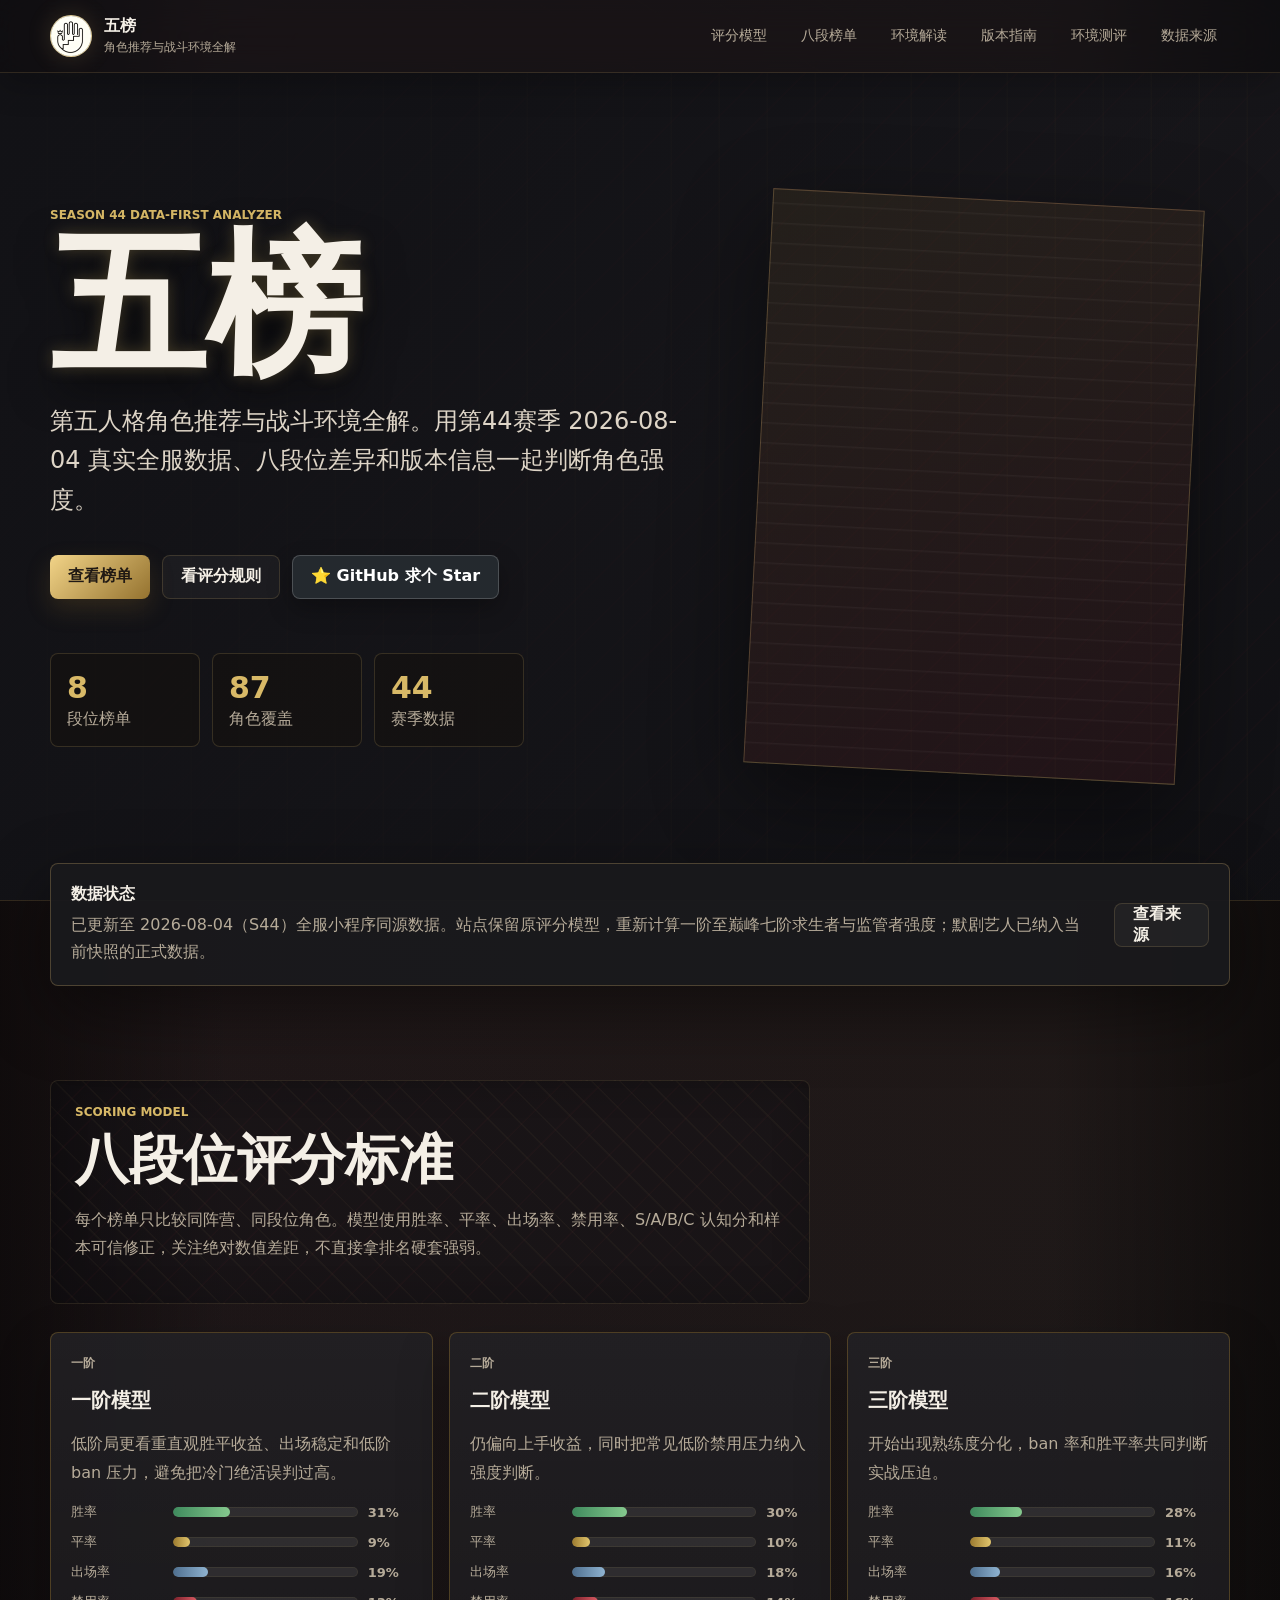
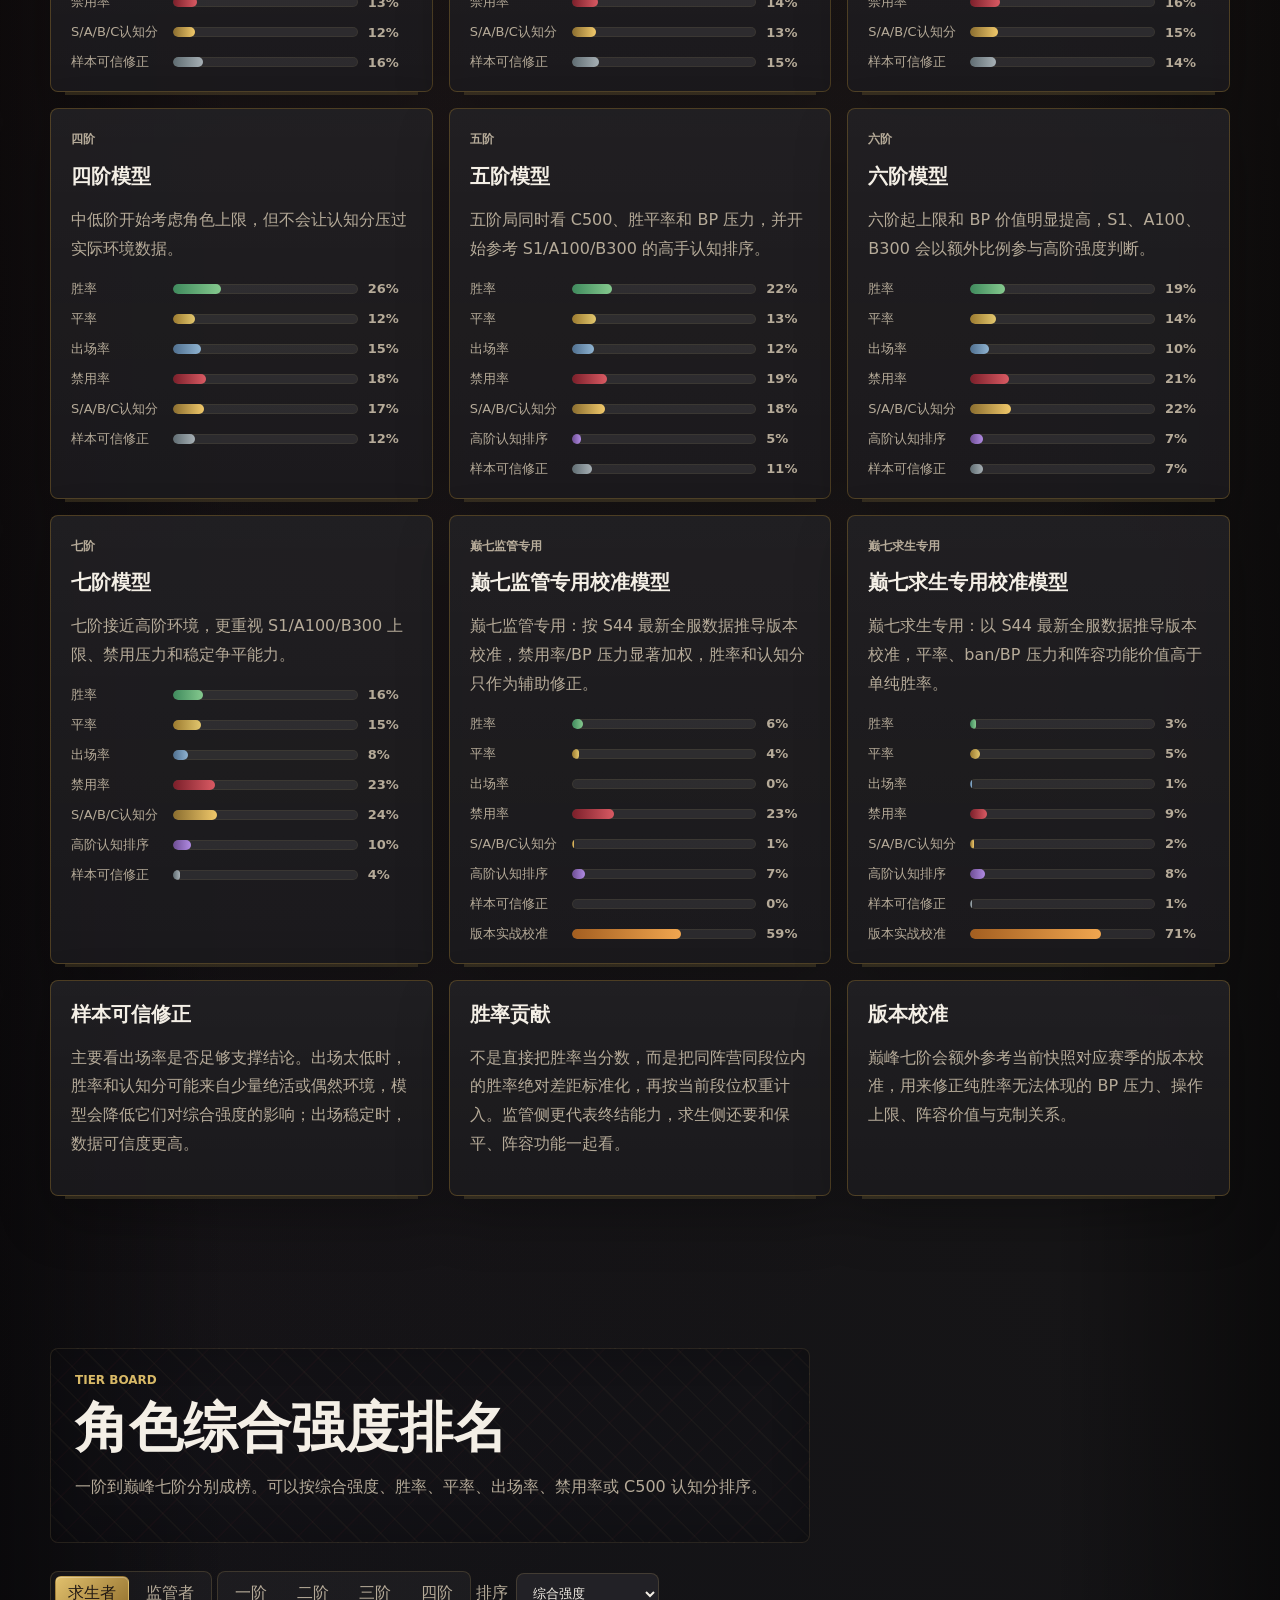
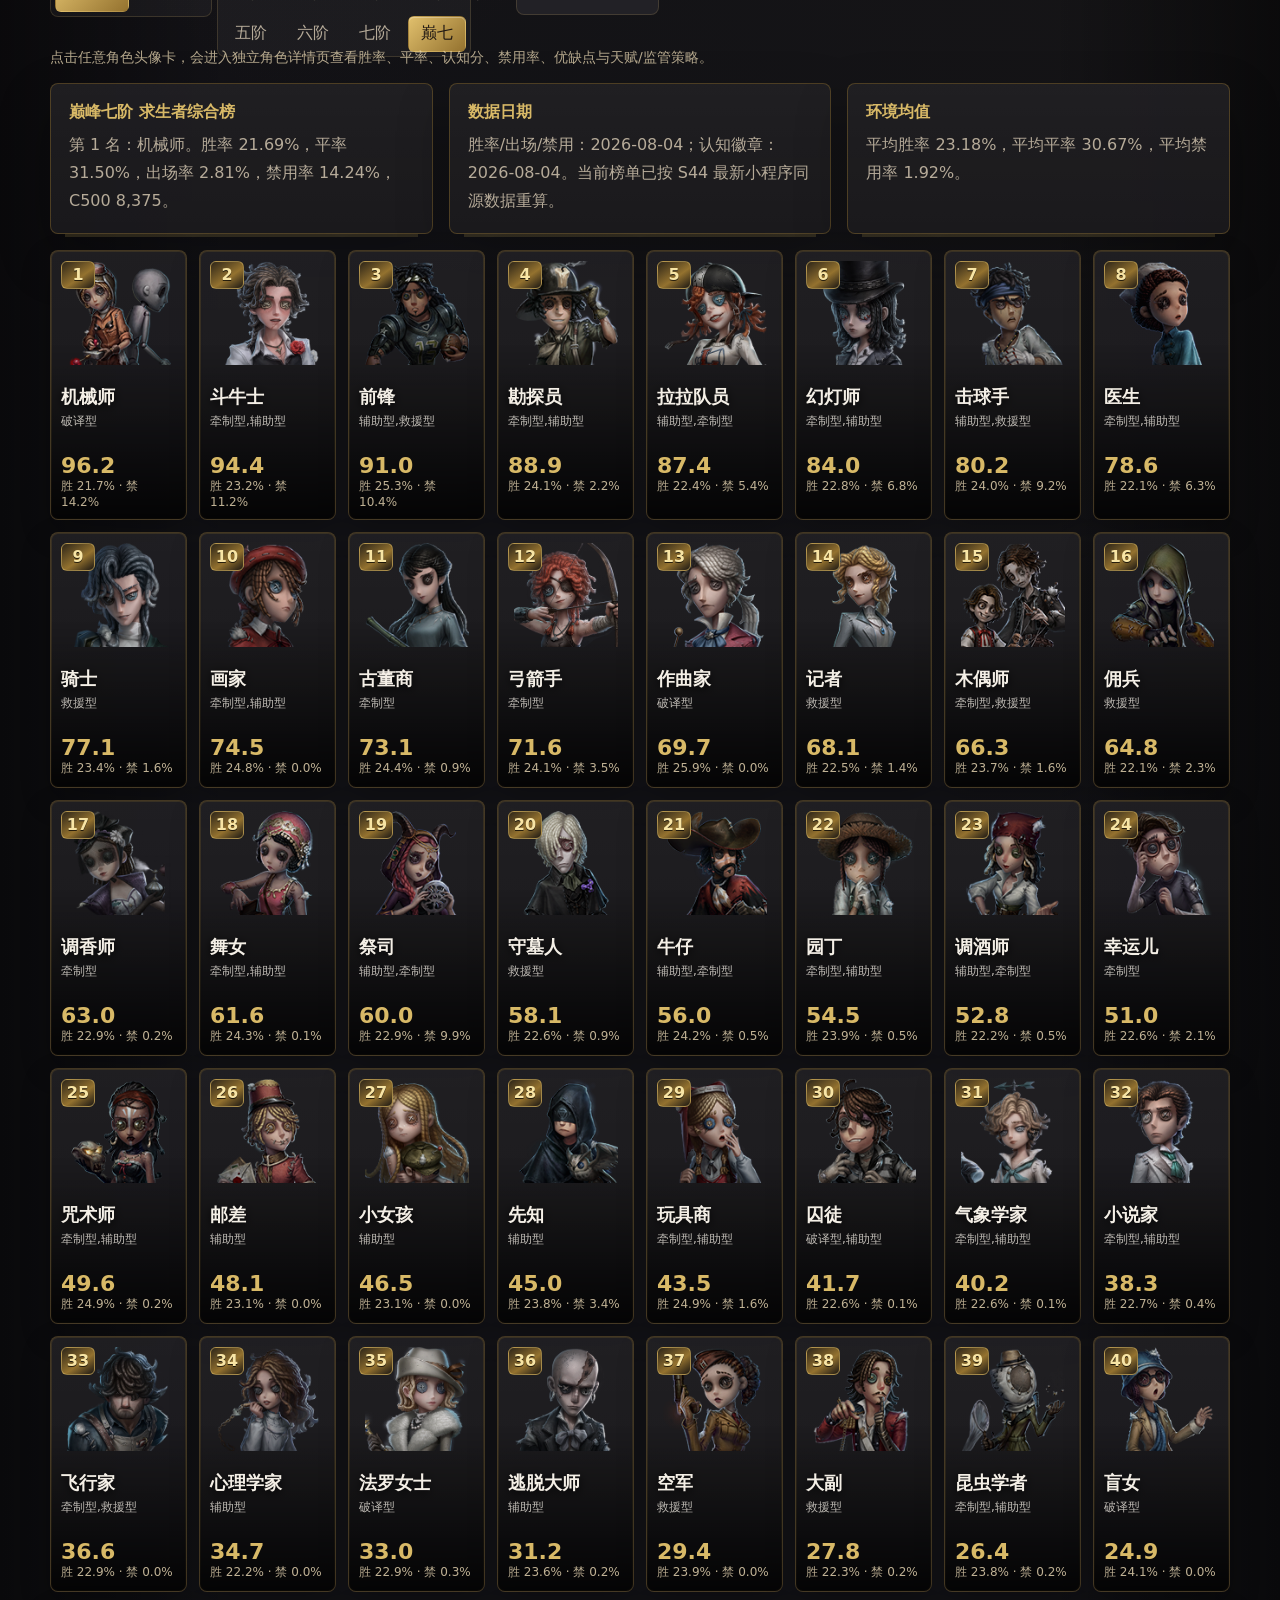
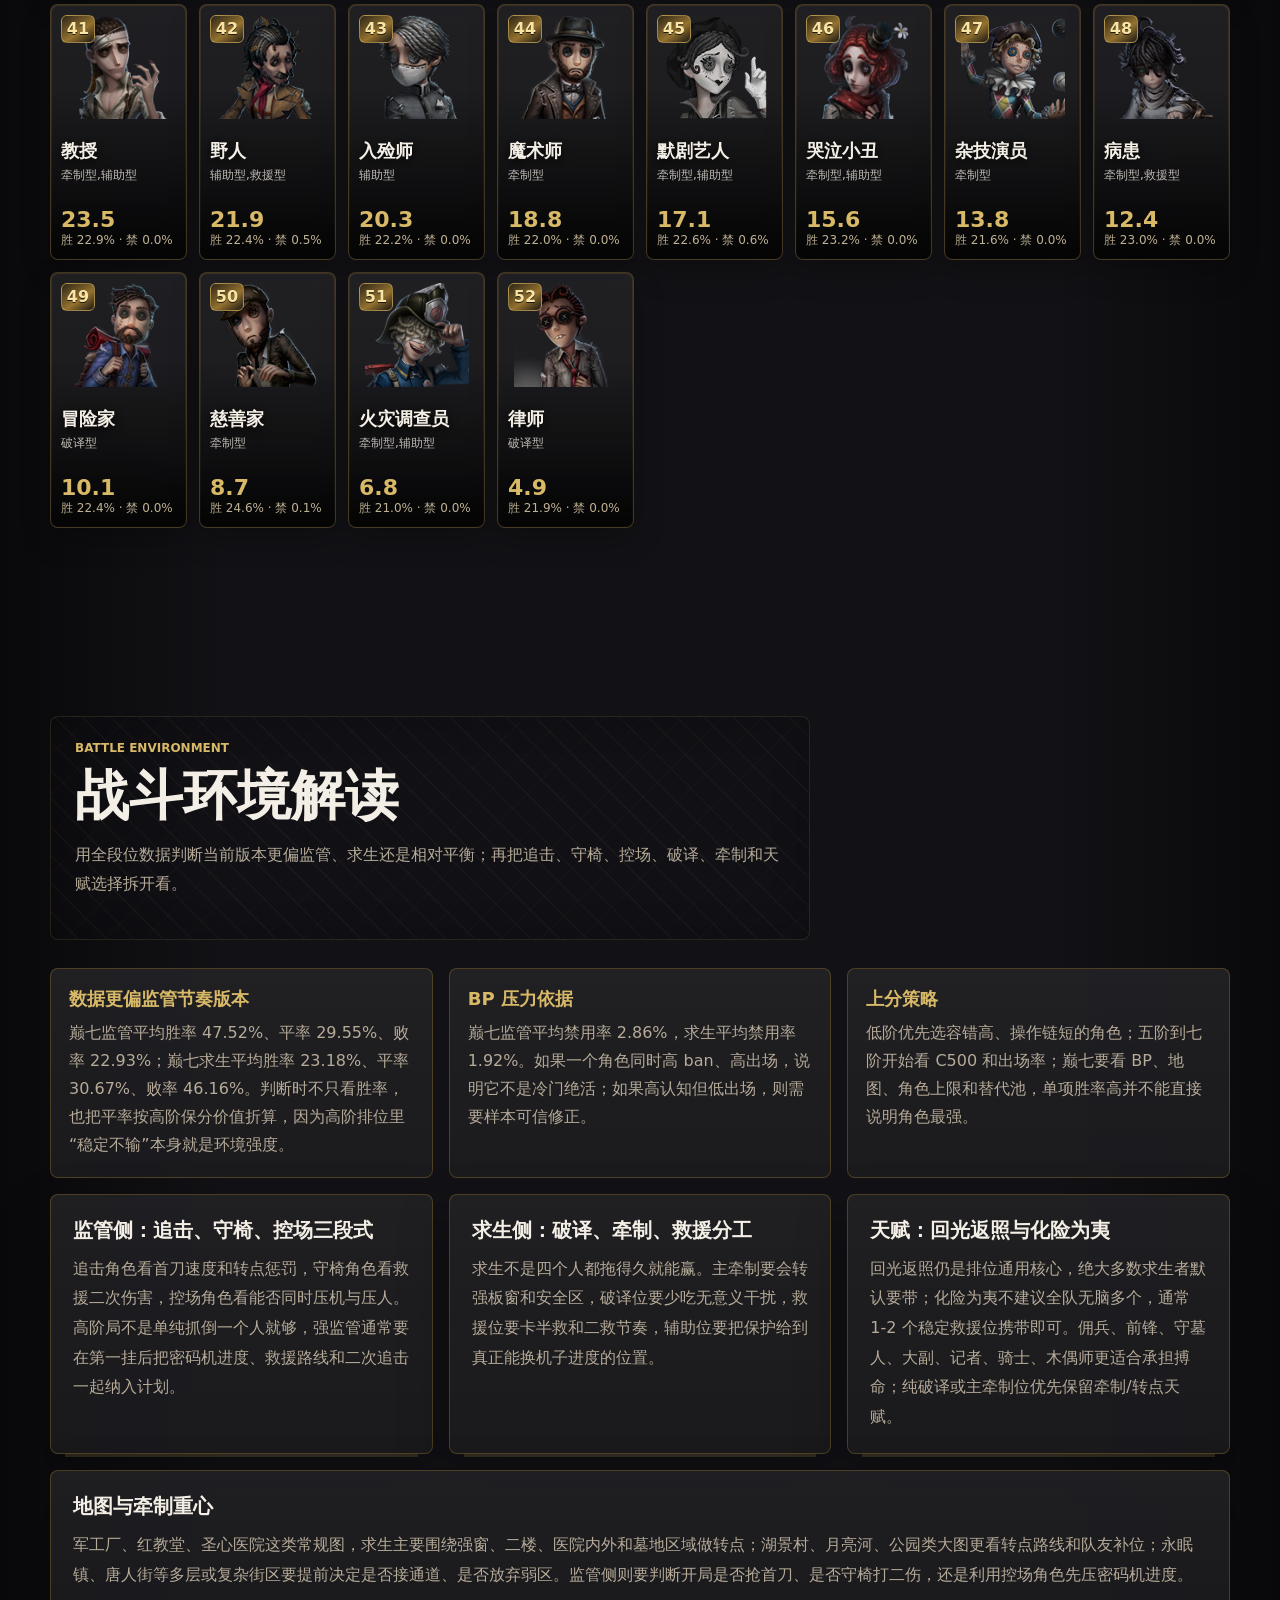
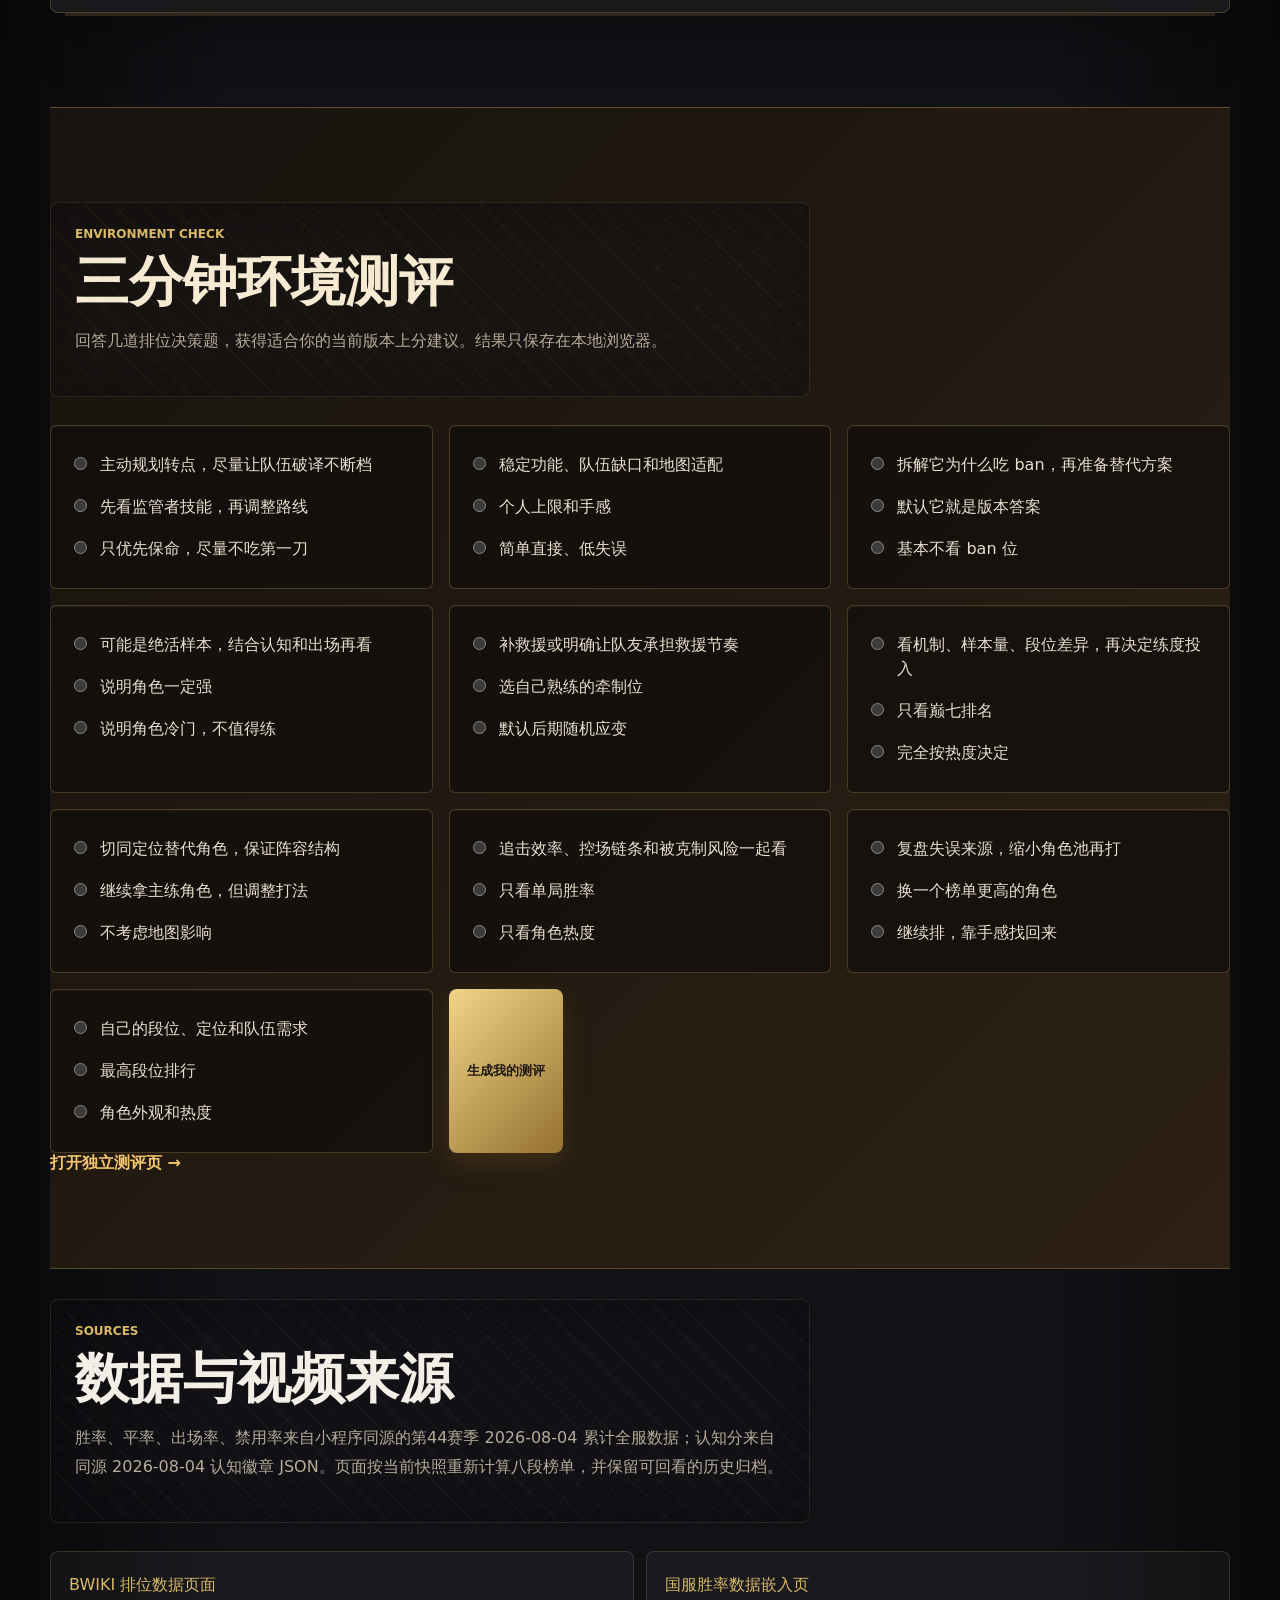
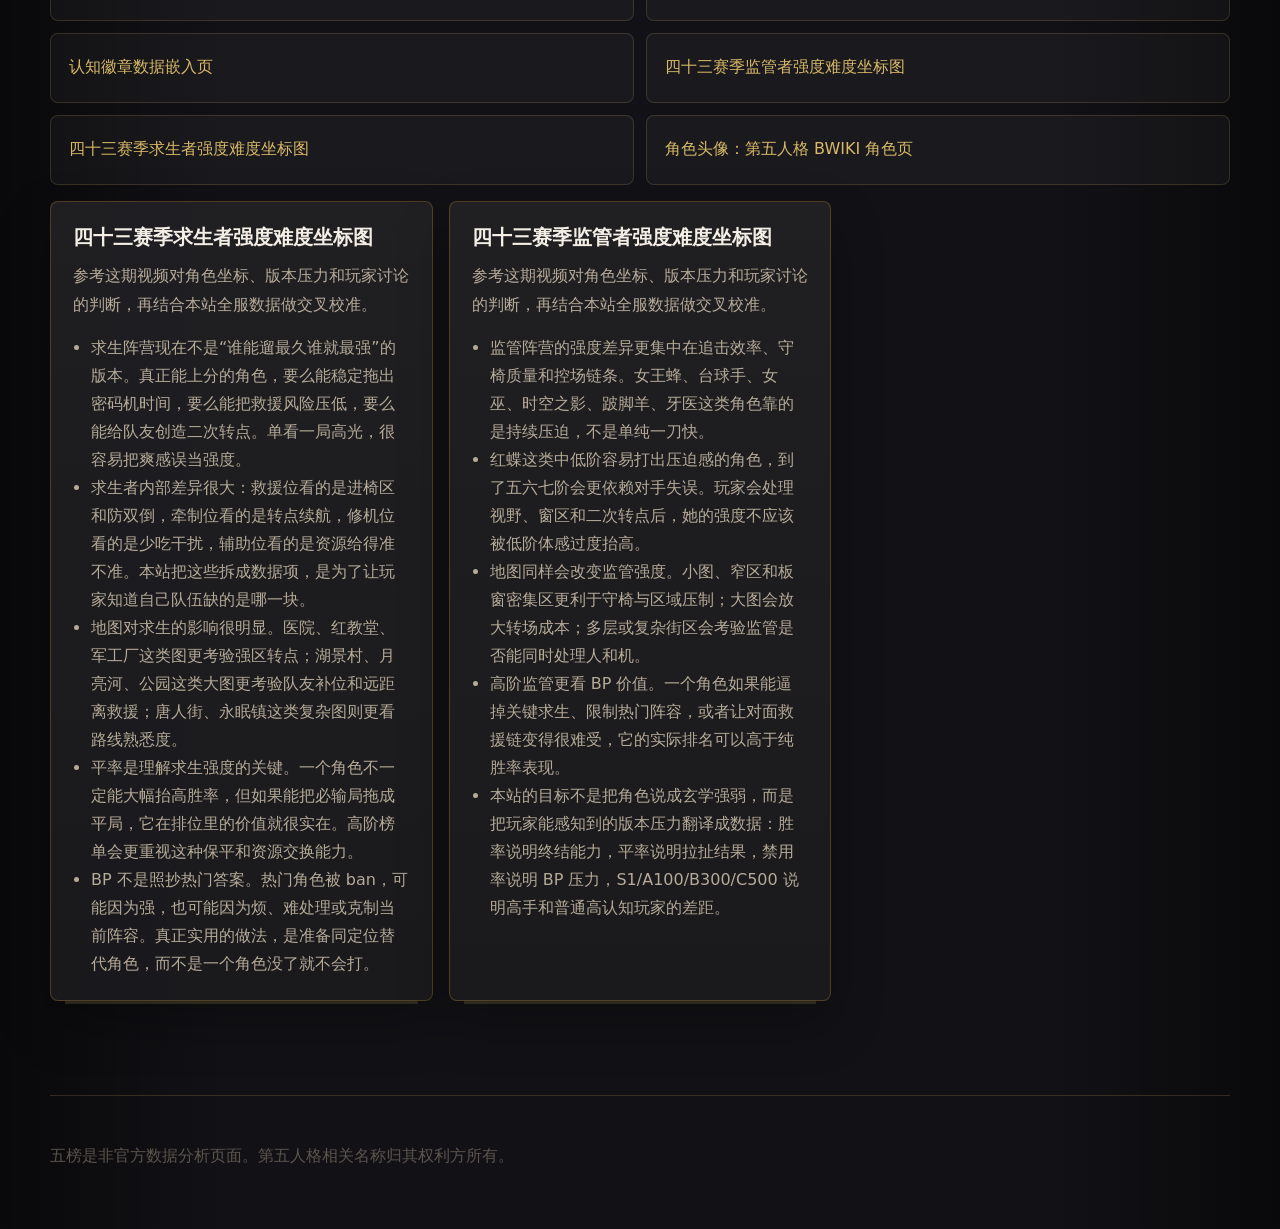
<file: index.html>
<!doctype html>
<html lang="zh-CN">
  <head>
    <meta charset="utf-8" />
    <meta name="viewport" content="width=device-width, initial-scale=1" />
    <title>五榜 | 第五人格角色推荐与战斗环境全解</title>
    <meta
      name="description"
      content="五榜：基于第五人格全服真实数据的八段位角色强度榜单。"
    />
    <link rel="icon" href="assets/wubang-icon.jpg" />
    <link rel="stylesheet" href="styles.css" />
  </head>
  <body>
    <header class="site-header">
      <nav class="nav-shell" aria-label="主导航">
        <a class="brand" href="updates.html" aria-label="五榜更新目录">
          <span class="brand-mark"><img src="assets/wubang-icon.jpg" alt="" /></span>
          <span>
            <strong>五榜</strong>
            <small>角色推荐与战斗环境全解</small>
          </span>
        </a>
        <div class="nav-links">
          <a href="#model">评分模型</a>
          <a href="#rankings">八段榜单</a>
          <a href="#environment">环境解读</a>
          <a href="guide.html">版本指南</a>
          <a href="#assessment">环境测评</a>
          <a href="#sources">数据来源</a>
        </div>
      </nav>
    </header>

    <main id="top">
      <section class="hero">
        <div class="hero-backdrop" aria-hidden="true"></div>
        <div class="hero-content">
          <p class="eyebrow">Season data-first analyzer</p>
          <h1>五榜</h1>
          <p class="hero-lead">
            正在读取当前赛季快照的全服数据、八段位差异和版本信息。
          </p>
          <div class="hero-actions">
            <a class="primary-action" href="#rankings">查看榜单</a>
            <a class="ghost-action" href="#model">看评分规则</a>
            <a
              class="github-star"
              href="https://github.com/wyxAIh/idv-wubang"
              target="_blank"
              rel="noopener"
            >
              ⭐ GitHub 求个 Star
            </a>
          </div>
          <dl class="hero-stats" aria-label="站点分析维度">
            <div>
              <dt>8</dt>
              <dd>段位榜单</dd>
            </div>
            <div>
              <dt>87</dt>
              <dd>角色覆盖</dd>
            </div>
            <div>
              <dt>—</dt>
              <dd>赛季数据</dd>
            </div>
          </dl>
        </div>
      </section>

      <section class="notice-band" aria-label="数据状态">
        <div>
          <strong>数据状态</strong>
          <p id="dataNotice"></p>
        </div>
        <a href="#sources">查看来源</a>
      </section>

      <section id="model" class="section">
        <div class="section-heading">
          <p class="eyebrow">Scoring model</p>
          <h2>八段位评分标准</h2>
          <p>
            每个榜单只比较同阵营、同段位角色。模型使用胜率、平率、出场率、禁用率、S/A/B/C
            认知分和样本可信修正，关注绝对数值差距，不直接拿排名硬套强弱。
          </p>
        </div>
        <div class="model-grid" id="modelGrid"></div>
        <div class="definition-grid" aria-label="模型定义解释">
          <article class="definition-card">
            <h3>样本可信修正</h3>
            <p>
              主要看出场率是否足够支撑结论。出场太低时，胜率和认知分可能来自少量绝活或偶然环境，模型会降低它们对综合强度的影响；出场稳定时，数据可信度更高。
            </p>
          </article>
          <article class="definition-card">
            <h3>胜率贡献</h3>
            <p>
              不是直接把胜率当分数，而是把同阵营同段位内的胜率绝对差距标准化，再按当前段位权重计入。监管侧更代表终结能力，求生侧还要和保平、阵容功能一起看。
            </p>
          </article>
          <article class="definition-card">
            <h3>版本校准</h3>
            <p>
              巅峰七阶会额外参考当前快照对应赛季的版本校准，用来修正纯胜率无法体现的 BP 压力、操作上限、阵容价值与克制关系。
            </p>
          </article>
        </div>
      </section>

      <section id="rankings" class="section section-tight">
        <div class="section-heading">
          <p class="eyebrow">Tier board</p>
          <h2>角色综合强度排名</h2>
          <p>
            一阶到巅峰七阶分别成榜。可以按综合强度、胜率、平率、出场率、禁用率或 C500 认知分排序。
          </p>
        </div>

        <div class="toolbar" aria-label="榜单筛选">
          <fieldset class="segmented-control" id="factionControl">
            <legend>阵营</legend>
            <label><input type="radio" name="faction" value="survivor" checked />求生者</label>
            <label><input type="radio" name="faction" value="hunter" />监管者</label>
          </fieldset>

          <fieldset class="segmented-control part-control" id="partControl">
            <legend>段位</legend>
            <label><input type="radio" name="part" value="1" />一阶</label>
            <label><input type="radio" name="part" value="2" />二阶</label>
            <label><input type="radio" name="part" value="3" />三阶</label>
            <label><input type="radio" name="part" value="4" />四阶</label>
            <label><input type="radio" name="part" value="5" />五阶</label>
            <label><input type="radio" name="part" value="6" />六阶</label>
            <label><input type="radio" name="part" value="7" />七阶</label>
            <label><input type="radio" name="part" value="8" checked />巅七</label>
          </fieldset>

          <label class="select-label">
            排序
            <select id="sortSelect">
              <option value="rank">综合强度</option>
              <option value="win">胜率</option>
              <option value="draw">平率</option>
              <option value="pick">出场率</option>
              <option value="ban">禁用率</option>
              <option value="s1">S1 认知分</option>
              <option value="a100">A100 认知分</option>
              <option value="b300">B300 认知分</option>
              <option value="c500">C500 认知分</option>
            </select>
          </label>
        </div>

        <p class="rank-hint">点击任意角色头像卡，会进入独立角色详情页查看胜率、平率、认知分、禁用率、优缺点与天赋/监管策略。</p>
        <div class="rank-summary" id="rankSummary"></div>
        <div class="rank-list" id="rankList"></div>
      </section>

      <section id="environment" class="section">
        <div class="section-heading">
          <p class="eyebrow">Battle environment</p>
          <h2>战斗环境解读</h2>
          <p>
            用全段位数据判断当前版本更偏监管、求生还是相对平衡；再把追击、守椅、控场、破译、牵制和天赋选择拆开看。
          </p>
        </div>

        <div class="environment-overview" id="environmentOverview"></div>
        <div class="insight-grid environment-grid">
          <article class="insight-panel">
            <h3>监管侧：追击、守椅、控场三段式</h3>
            <p>
              追击角色看首刀速度和转点惩罚，守椅角色看救援二次伤害，控场角色看能否同时压机与压人。高阶局不是单纯抓倒一个人就够，强监管通常要在第一挂后把密码机进度、救援路线和二次追击一起纳入计划。
            </p>
          </article>
          <article class="insight-panel">
            <h3>求生侧：破译、牵制、救援分工</h3>
            <p>
              求生不是四个人都拖得久就能赢。主牵制要会转强板窗和安全区，破译位要少吃无意义干扰，救援位要卡半救和二救节奏，辅助位要把保护给到真正能换机子进度的位置。
            </p>
          </article>
          <article class="insight-panel">
            <h3>天赋：回光返照与化险为夷</h3>
            <p>
              回光返照仍是排位通用核心，绝大多数求生者默认要带；化险为夷不建议全队无脑多个，通常 1-2 个稳定救援位携带即可。佣兵、前锋、守墓人、大副、记者、骑士、木偶师更适合承担搏命；纯破译或主牵制位优先保留牵制/转点天赋。
            </p>
          </article>
          <article class="insight-panel wide-panel">
            <h3>地图与牵制重心</h3>
            <p>
              军工厂、红教堂、圣心医院这类常规图，求生主要围绕强窗、二楼、医院内外和墓地区域做转点；湖景村、月亮河、公园类大图更看转点路线和队友补位；永眠镇、唐人街等多层或复杂街区要提前决定是否接通道、是否放弃弱区。监管侧则要判断开局是否抢首刀、是否守椅打二伤，还是利用控场角色先压密码机进度。
            </p>
          </article>
        </div>
      </section>

      <section id="assessment" class="section assessment-section">
        <div class="section-heading">
          <p class="eyebrow">Environment check</p>
          <h2>三分钟环境测评</h2>
          <p>回答几道排位决策题，获得适合你的当前版本上分建议。结果只保存在本地浏览器。</p>
        </div>
        <form id="assessmentForm" class="assessment-form">
          <fieldset><legend>1. 开局遇到强压追击，你通常会：</legend><label><input type="radio" name="q1" value="3" required />主动规划转点，尽量让队伍破译不断档</label><label><input type="radio" name="q1" value="2" />先看监管者技能，再调整路线</label><label><input type="radio" name="q1" value="1" />只优先保命，尽量不吃第一刀</label></fieldset>
          <fieldset><legend>2. 你选择角色时更看重：</legend><label><input type="radio" name="q2" value="3" required />稳定功能、队伍缺口和地图适配</label><label><input type="radio" name="q2" value="2" />个人上限和手感</label><label><input type="radio" name="q2" value="1" />简单直接、低失误</label></fieldset>
          <fieldset><legend>3. 看到高禁用率角色时，你会：</legend><label><input type="radio" name="q3" value="3" required />拆解它为什么吃 ban，再准备替代方案</label><label><input type="radio" name="q3" value="2" />默认它就是版本答案</label><label><input type="radio" name="q3" value="1" />基本不看 ban 位</label></fieldset>
          <fieldset><legend>4. 胜率高但出场率很低时，你会判断：</legend><label><input type="radio" name="q4" value="3" required />可能是绝活样本，结合认知和出场再看</label><label><input type="radio" name="q4" value="2" />说明角色一定强</label><label><input type="radio" name="q4" value="1" />说明角色冷门，不值得练</label></fieldset>
          <fieldset><legend>5. 队伍缺救援位时，你会：</legend><label><input type="radio" name="q5" value="3" required />补救援或明确让队友承担救援节奏</label><label><input type="radio" name="q5" value="2" />选自己熟练的牵制位</label><label><input type="radio" name="q5" value="1" />默认后期随机应变</label></fieldset>
          <fieldset><legend>6. 新角色刚进榜时，你会：</legend><label><input type="radio" name="q6" value="3" required />看机制、样本量、段位差异，再决定练度投入</label><label><input type="radio" name="q6" value="2" />只看巅七排名</label><label><input type="radio" name="q6" value="1" />完全按热度决定</label></fieldset>
          <fieldset><legend>7. 地图不适合你的主练角色时，你会：</legend><label><input type="radio" name="q7" value="3" required />切同定位替代角色，保证阵容结构</label><label><input type="radio" name="q7" value="2" />继续拿主练角色，但调整打法</label><label><input type="radio" name="q7" value="1" />不考虑地图影响</label></fieldset>
          <fieldset><legend>8. 监管者高阶 BP 的关键是：</legend><label><input type="radio" name="q8" value="3" required />追击效率、控场链条和被克制风险一起看</label><label><input type="radio" name="q8" value="2" />只看单局胜率</label><label><input type="radio" name="q8" value="1" />只看角色热度</label></fieldset>
          <fieldset><legend>9. 连败时你通常会：</legend><label><input type="radio" name="q9" value="3" required />复盘失误来源，缩小角色池再打</label><label><input type="radio" name="q9" value="2" />换一个榜单更高的角色</label><label><input type="radio" name="q9" value="1" />继续排，靠手感找回来</label></fieldset>
          <fieldset><legend>10. 看榜单时你最该优先匹配：</legend><label><input type="radio" name="q10" value="3" required />自己的段位、定位和队伍需求</label><label><input type="radio" name="q10" value="2" />最高段位排行</label><label><input type="radio" name="q10" value="1" />角色外观和热度</label></fieldset>
          <button class="primary-action" type="submit">生成我的测评</button>
        </form>
        <div id="assessmentResult" class="assessment-result" aria-live="polite"></div>
        <a class="text-link" href="assessment.html">打开独立测评页 →</a>
      </section>

      <section id="sources" class="section section-sources">
        <div class="section-heading">
          <p class="eyebrow">Sources</p>
          <h2>数据与视频来源</h2>
          <p>
            正在读取当前赛季快照的数据来源、认知徽章和视频参考信息。
          </p>
        </div>
        <div class="source-list" id="sourceList"></div>
        <div class="insight-grid video-notes" id="videoNotes"></div>
      </section>

    </main>

    <footer class="footer">
      <p>五榜是非官方数据分析页面。第五人格相关名称归其权利方所有。</p>
    </footer>

    <script src="archive-loader.js?v=20260806-season-detail-fix"></script>
  </body>
</html>
</file>
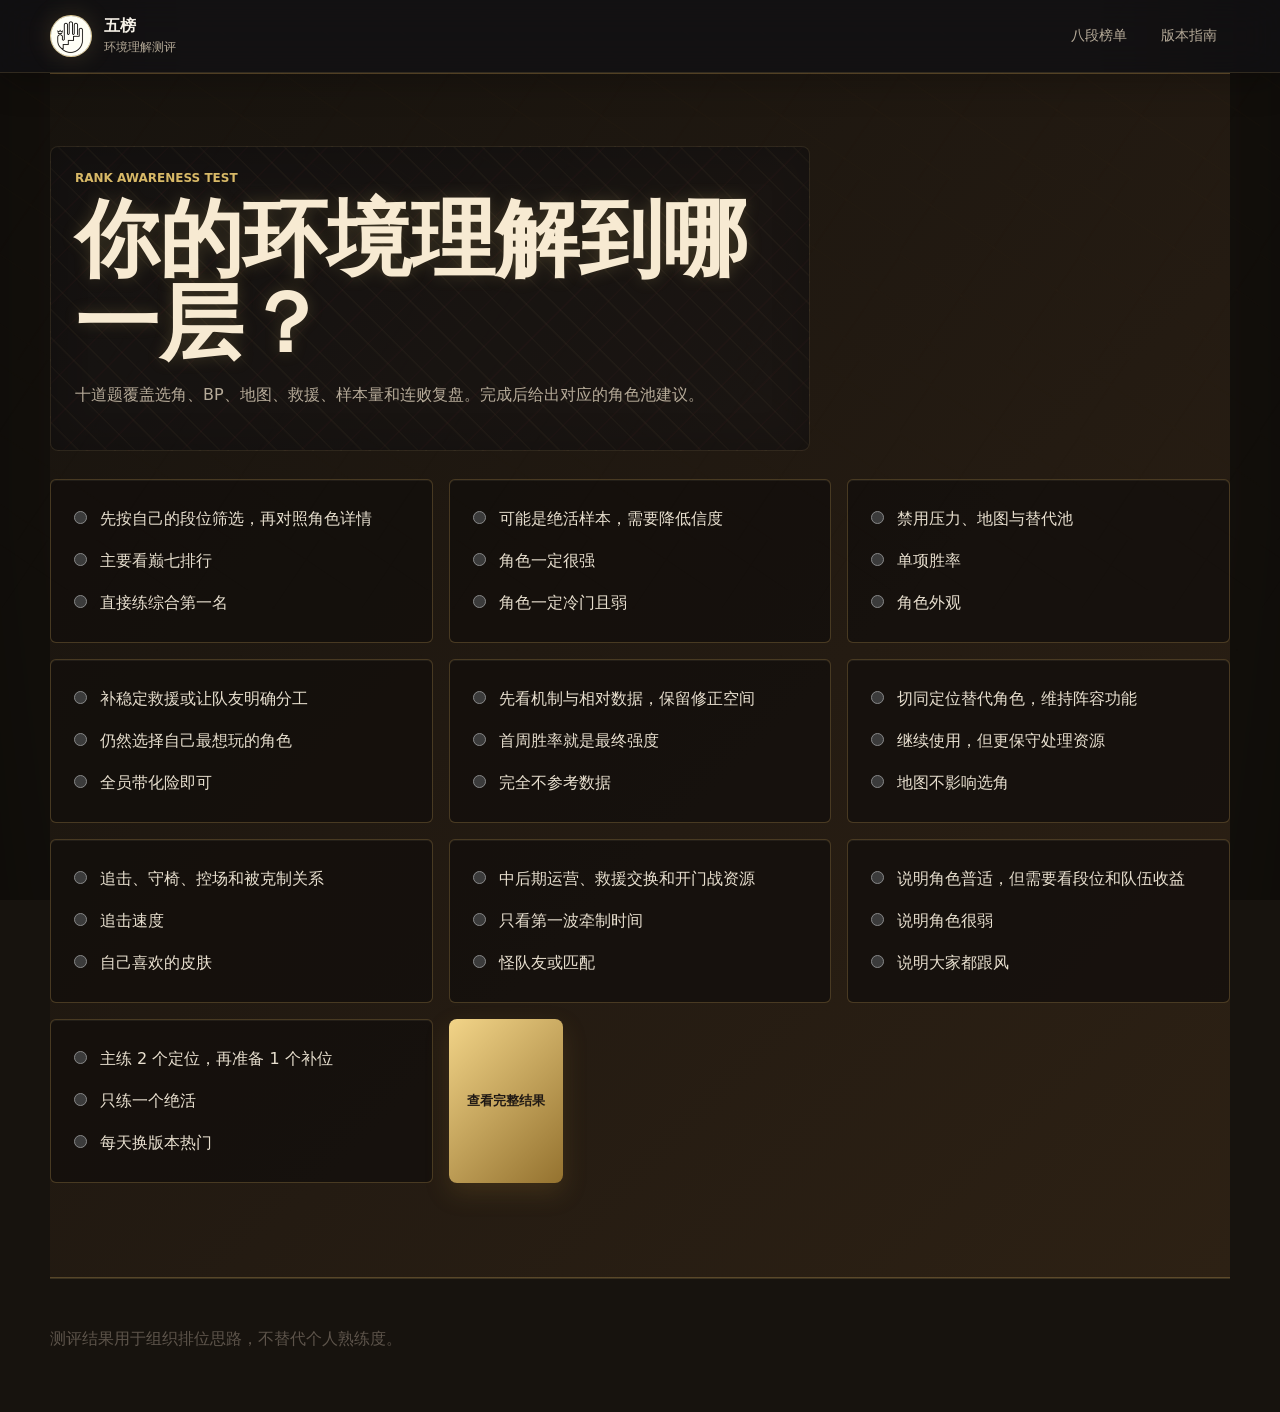
<file: assessment.html>
<!doctype html>
<html lang="zh-CN">
  <head>
    <meta charset="utf-8" />
    <meta name="viewport" content="width=device-width, initial-scale=1" />
    <title>环境理解测评 | 五榜</title>
    <meta name="description" content="第五人格当前排位环境理解测评与个性化上分建议。" />
    <link rel="icon" href="assets/wubang-icon.jpg" />
    <link rel="stylesheet" href="styles.css" />
  </head>
  <body class="assessment-page-body">
    <header class="site-header">
      <nav class="nav-shell" aria-label="测评页导航">
        <a class="brand" href="updates.html"><span class="brand-mark"><img src="assets/wubang-icon.jpg" alt="" /></span><span><strong>五榜</strong><small>环境理解测评</small></span></a>
        <div class="nav-links"><a href="index.html#rankings">八段榜单</a><a href="guide.html">版本指南</a></div>
      </nav>
    </header>
    <main>
      <section class="section character-page assessment-page">
        <div class="section-heading">
          <p class="eyebrow">Rank awareness test</p>
          <h1>你的环境理解到哪一层？</h1>
          <p>十道题覆盖选角、BP、地图、救援、样本量和连败复盘。完成后给出对应的角色池建议。</p>
        </div>
        <form id="fullAssessment" class="assessment-form assessment-form-full">
          <fieldset><legend>1. 你会如何使用榜单？</legend><label><input required type="radio" name="q1" value="3" />先按自己的段位筛选，再对照角色详情</label><label><input type="radio" name="q1" value="2" />主要看巅七排行</label><label><input type="radio" name="q1" value="1" />直接练综合第一名</label></fieldset>
          <fieldset><legend>2. 高胜率低出场意味着：</legend><label><input required type="radio" name="q2" value="3" />可能是绝活样本，需要降低信度</label><label><input type="radio" name="q2" value="2" />角色一定很强</label><label><input type="radio" name="q2" value="1" />角色一定冷门且弱</label></fieldset>
          <fieldset><legend>3. 高段位 BP 更应关注：</legend><label><input required type="radio" name="q3" value="3" />禁用压力、地图与替代池</label><label><input type="radio" name="q3" value="2" />单项胜率</label><label><input type="radio" name="q3" value="1" />角色外观</label></fieldset>
          <fieldset><legend>4. 求生阵容缺救援位时：</legend><label><input required type="radio" name="q4" value="3" />补稳定救援或让队友明确分工</label><label><input type="radio" name="q4" value="2" />仍然选择自己最想玩的角色</label><label><input type="radio" name="q4" value="1" />全员带化险即可</label></fieldset>
          <fieldset><legend>5. 新角色样本较少时：</legend><label><input required type="radio" name="q5" value="3" />先看机制与相对数据，保留修正空间</label><label><input type="radio" name="q5" value="2" />首周胜率就是最终强度</label><label><input type="radio" name="q5" value="1" />完全不参考数据</label></fieldset>
          <fieldset><legend>6. 地图明显不利于主练角色时：</legend><label><input required type="radio" name="q6" value="3" />切同定位替代角色，维持阵容功能</label><label><input type="radio" name="q6" value="2" />继续使用，但更保守处理资源</label><label><input type="radio" name="q6" value="1" />地图不影响选角</label></fieldset>
          <fieldset><legend>7. 监管者选择要同时看：</legend><label><input required type="radio" name="q7" value="3" />追击、守椅、控场和被克制关系</label><label><input type="radio" name="q7" value="2" />追击速度</label><label><input type="radio" name="q7" value="1" />自己喜欢的皮肤</label></fieldset>
          <fieldset><legend>8. 连续平局时最该检查：</legend><label><input required type="radio" name="q8" value="3" />中后期运营、救援交换和开门战资源</label><label><input type="radio" name="q8" value="2" />只看第一波牵制时间</label><label><input type="radio" name="q8" value="1" />怪队友或匹配</label></fieldset>
          <fieldset><legend>9. 出场率高但胜率一般时：</legend><label><input required type="radio" name="q9" value="3" />说明角色普适，但需要看段位和队伍收益</label><label><input type="radio" name="q9" value="2" />说明角色很弱</label><label><input type="radio" name="q9" value="1" />说明大家都跟风</label></fieldset>
          <fieldset><legend>10. 想稳定上分，角色池最好：</legend><label><input required type="radio" name="q10" value="3" />主练 2 个定位，再准备 1 个补位</label><label><input type="radio" name="q10" value="2" />只练一个绝活</label><label><input type="radio" name="q10" value="1" />每天换版本热门</label></fieldset>
          <button class="primary-action" type="submit">查看完整结果</button>
        </form>
        <div id="fullAssessmentResult" class="assessment-result" aria-live="polite"></div>
      </section>
    </main>
    <footer class="footer"><p>测评结果用于组织排位思路，不替代个人熟练度。</p></footer>
    <script src="assessment.js"></script>
  </body>
</html>
</file>
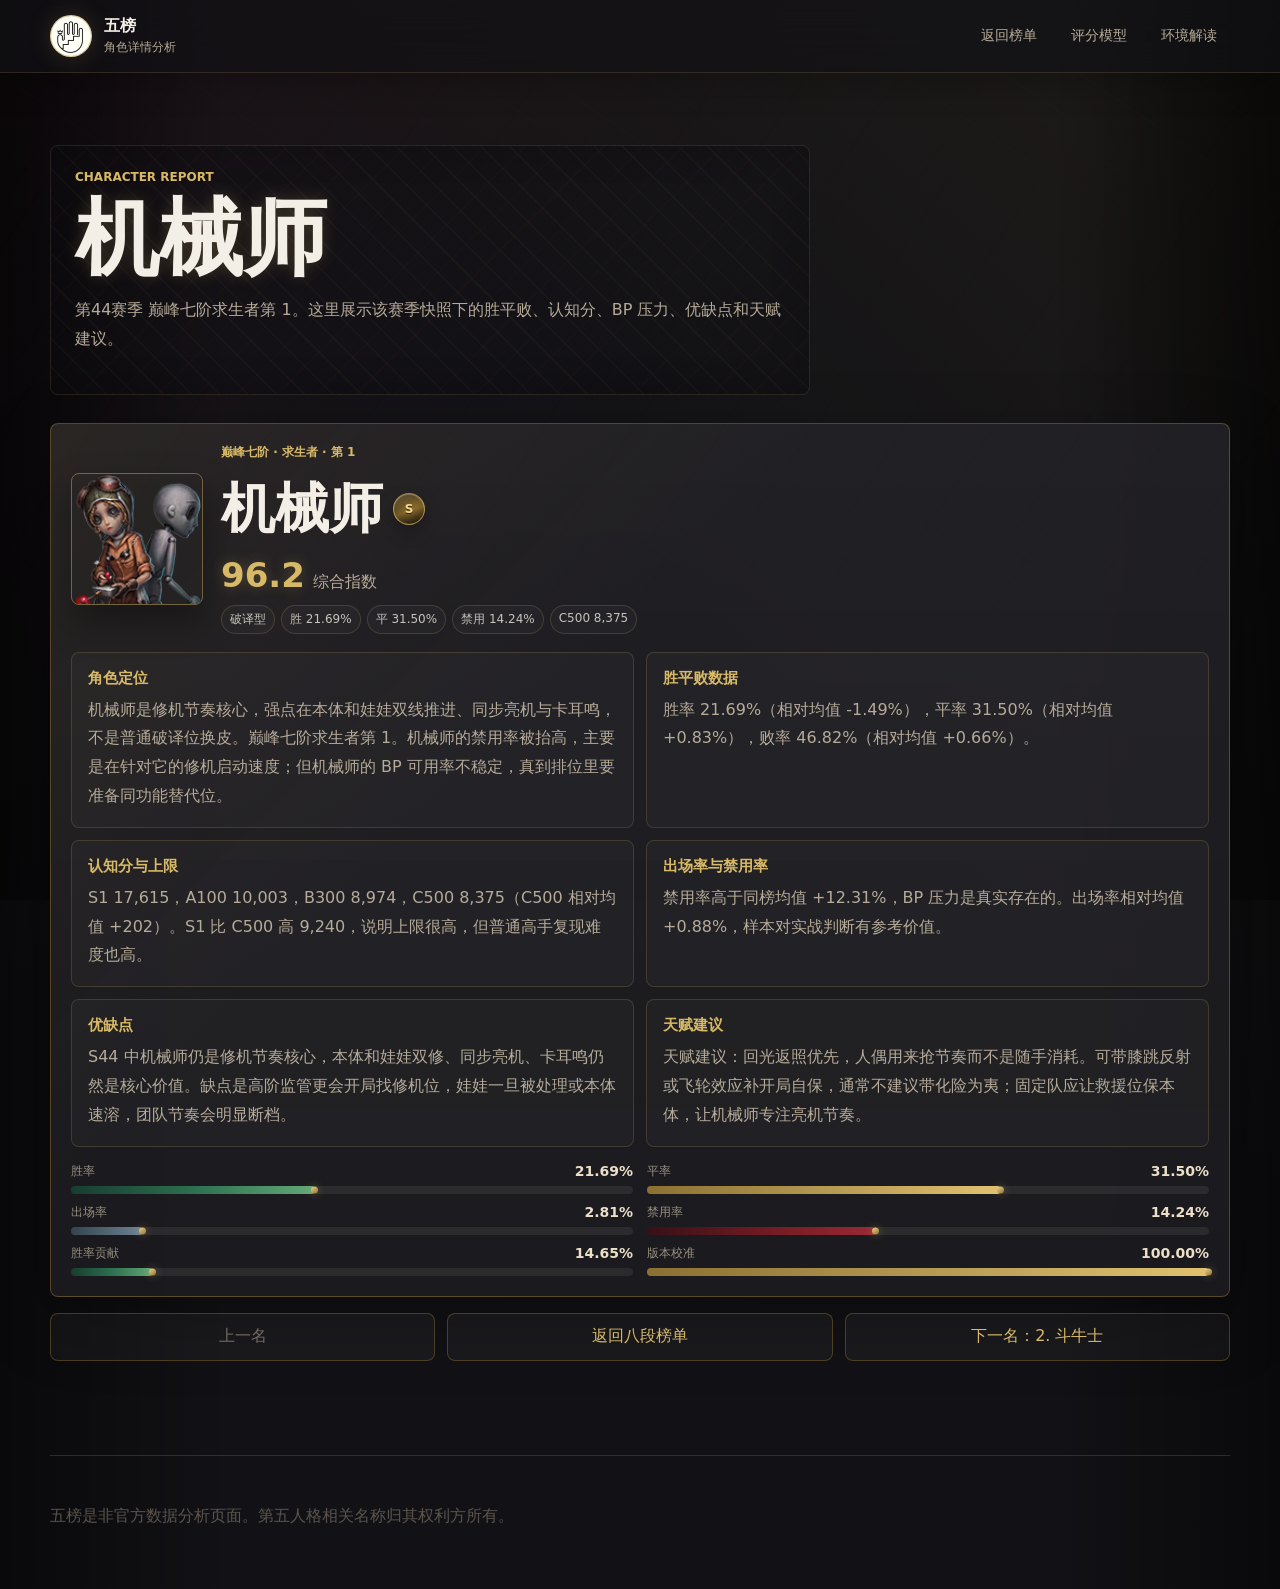
<file: character.html>
<!doctype html>
<html lang="zh-CN">
  <head>
    <meta charset="utf-8" />
    <meta name="viewport" content="width=device-width, initial-scale=1" />
    <title>角色详情 | 五榜</title>
    <meta name="description" content="五榜角色详情页：第五人格角色数据、强度、优缺点与天赋建议。" />
    <link rel="icon" href="assets/wubang-icon.jpg" />
    <link rel="stylesheet" href="styles.css" />
  </head>
  <body>
    <header class="site-header">
      <nav class="nav-shell" aria-label="详情页导航">
        <a class="brand" href="updates.html" aria-label="打开五榜更新目录">
          <span class="brand-mark"><img src="assets/wubang-icon.jpg" alt="" /></span>
          <span>
            <strong>五榜</strong>
            <small>角色详情分析</small>
          </span>
        </a>
        <div class="nav-links">
          <a href="index.html#rankings">返回榜单</a>
          <a href="index.html#model">评分模型</a>
          <a href="index.html#environment">环境解读</a>
        </div>
      </nav>
    </header>

    <main id="top">
      <section class="section character-page">
        <div class="section-heading">
          <p class="eyebrow">Character report</p>
          <h1 id="detailTitle">角色详情</h1>
          <p id="detailIntro">正在读取当前赛季快照的全服数据、认知分、禁用率和版本校准信息。</p>
        </div>
        <div id="detailShell" class="detail-shell" aria-live="polite"></div>
        <div class="detail-nav" id="detailNav"></div>
      </section>
    </main>

    <footer class="footer">
      <p>五榜是非官方数据分析页面。第五人格相关名称归其权利方所有。</p>
    </footer>

    <script src="archive-loader.js?v=20260806-season-detail-fix"></script>
  </body>
</html>
</file>
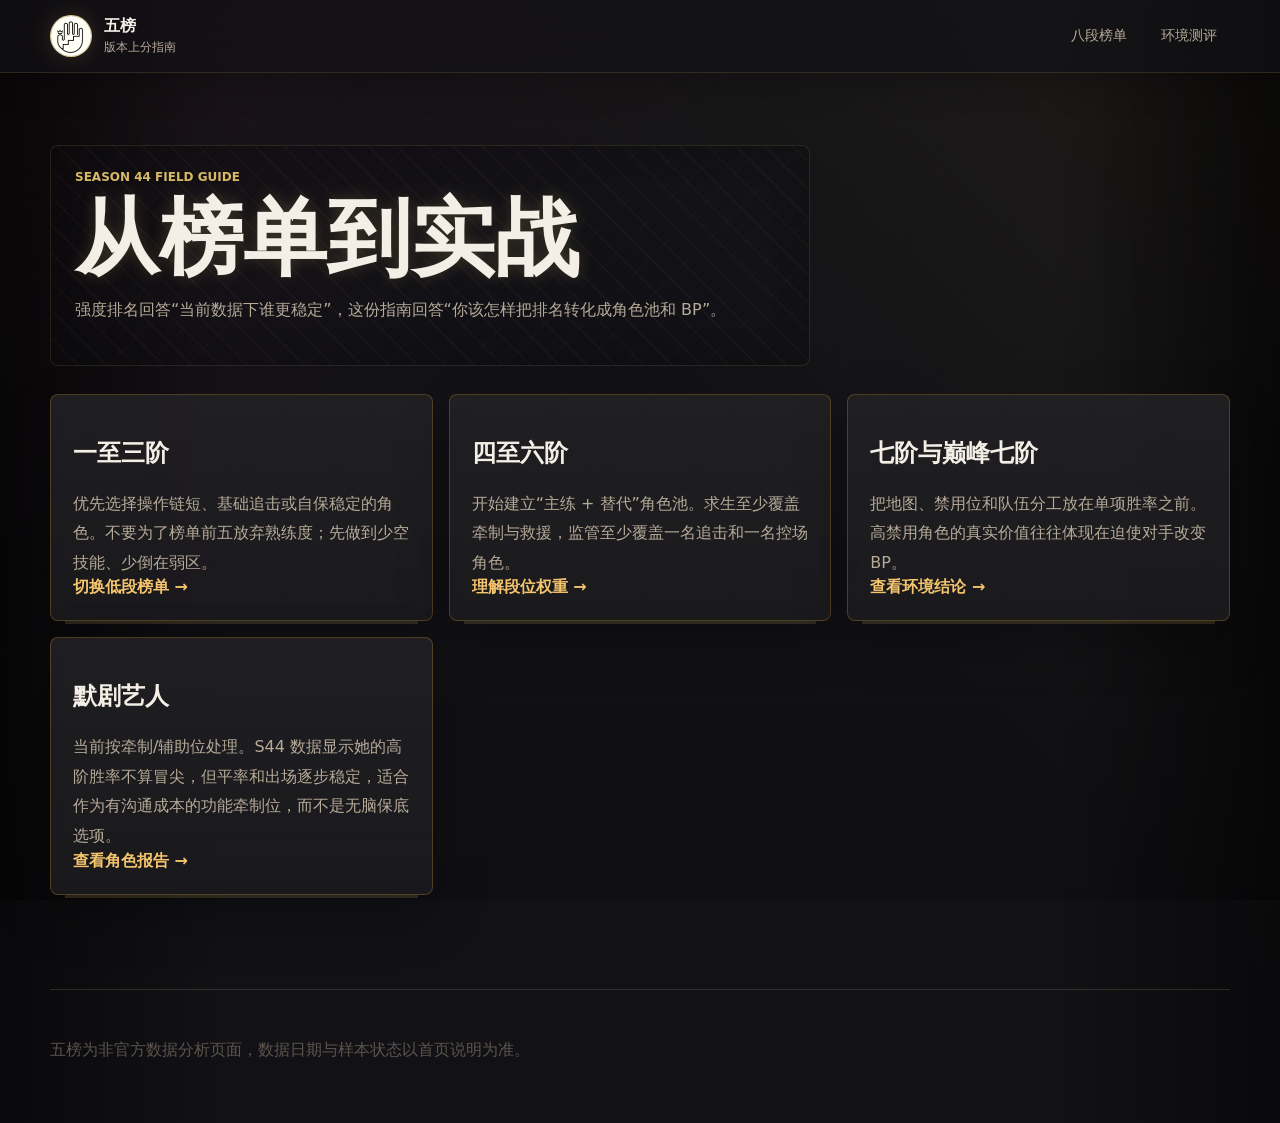
<file: guide.html>
<!doctype html>
<html lang="zh-CN">
  <head>
    <meta charset="utf-8" />
    <meta name="viewport" content="width=device-width, initial-scale=1" />
    <title>版本上分指南 | 五榜</title>
    <meta name="description" content="第五人格当前版本选角、BP、地图和阵容构建指南。" />
    <link rel="icon" href="assets/wubang-icon.jpg" />
    <link rel="stylesheet" href="styles.css" />
  </head>
  <body>
    <header class="site-header"><nav class="nav-shell" aria-label="指南页导航"><a class="brand" href="updates.html"><span class="brand-mark"><img src="assets/wubang-icon.jpg" alt="" /></span><span><strong>五榜</strong><small>版本上分指南</small></span></a><div class="nav-links"><a href="index.html#rankings">八段榜单</a><a href="assessment.html">环境测评</a></div></nav></header>
    <main>
      <section class="section character-page">
        <div class="section-heading"><p class="eyebrow">Season 44 field guide</p><h1>从榜单到实战</h1><p>强度排名回答“当前数据下谁更稳定”，这份指南回答“你该怎样把排名转化成角色池和 BP”。</p></div>
        <div class="insight-grid environment-grid">
          <article class="insight-panel"><h2>一至三阶</h2><p>优先选择操作链短、基础追击或自保稳定的角色。不要为了榜单前五放弃熟练度；先做到少空技能、少倒在弱区。</p><a class="text-link" href="index.html#rankings">切换低段榜单 →</a></article>
          <article class="insight-panel"><h2>四至六阶</h2><p>开始建立“主练 + 替代”角色池。求生至少覆盖牵制与救援，监管至少覆盖一名追击和一名控场角色。</p><a class="text-link" href="index.html#model">理解段位权重 →</a></article>
          <article class="insight-panel"><h2>七阶与巅峰七阶</h2><p>把地图、禁用位和队伍分工放在单项胜率之前。高禁用角色的真实价值往往体现在迫使对手改变 BP。</p><a class="text-link" href="index.html#environment">查看环境结论 →</a></article>
          <article class="insight-panel"><h2>默剧艺人</h2><p>当前按牵制/辅助位处理。S44 数据显示她的高阶胜率不算冒尖，但平率和出场逐步稳定，适合作为有沟通成本的功能牵制位，而不是无脑保底选项。</p><a class="text-link" href="character.html?name=%E9%BB%98%E5%89%A7%E8%89%BA%E4%BA%BA&faction=survivor&part=8">查看角色报告 →</a></article>
        </div>
      </section>
    </main>
    <footer class="footer"><p>五榜为非官方数据分析页面，数据日期与样本状态以首页说明为准。</p></footer>
  </body>
</html>
</file>
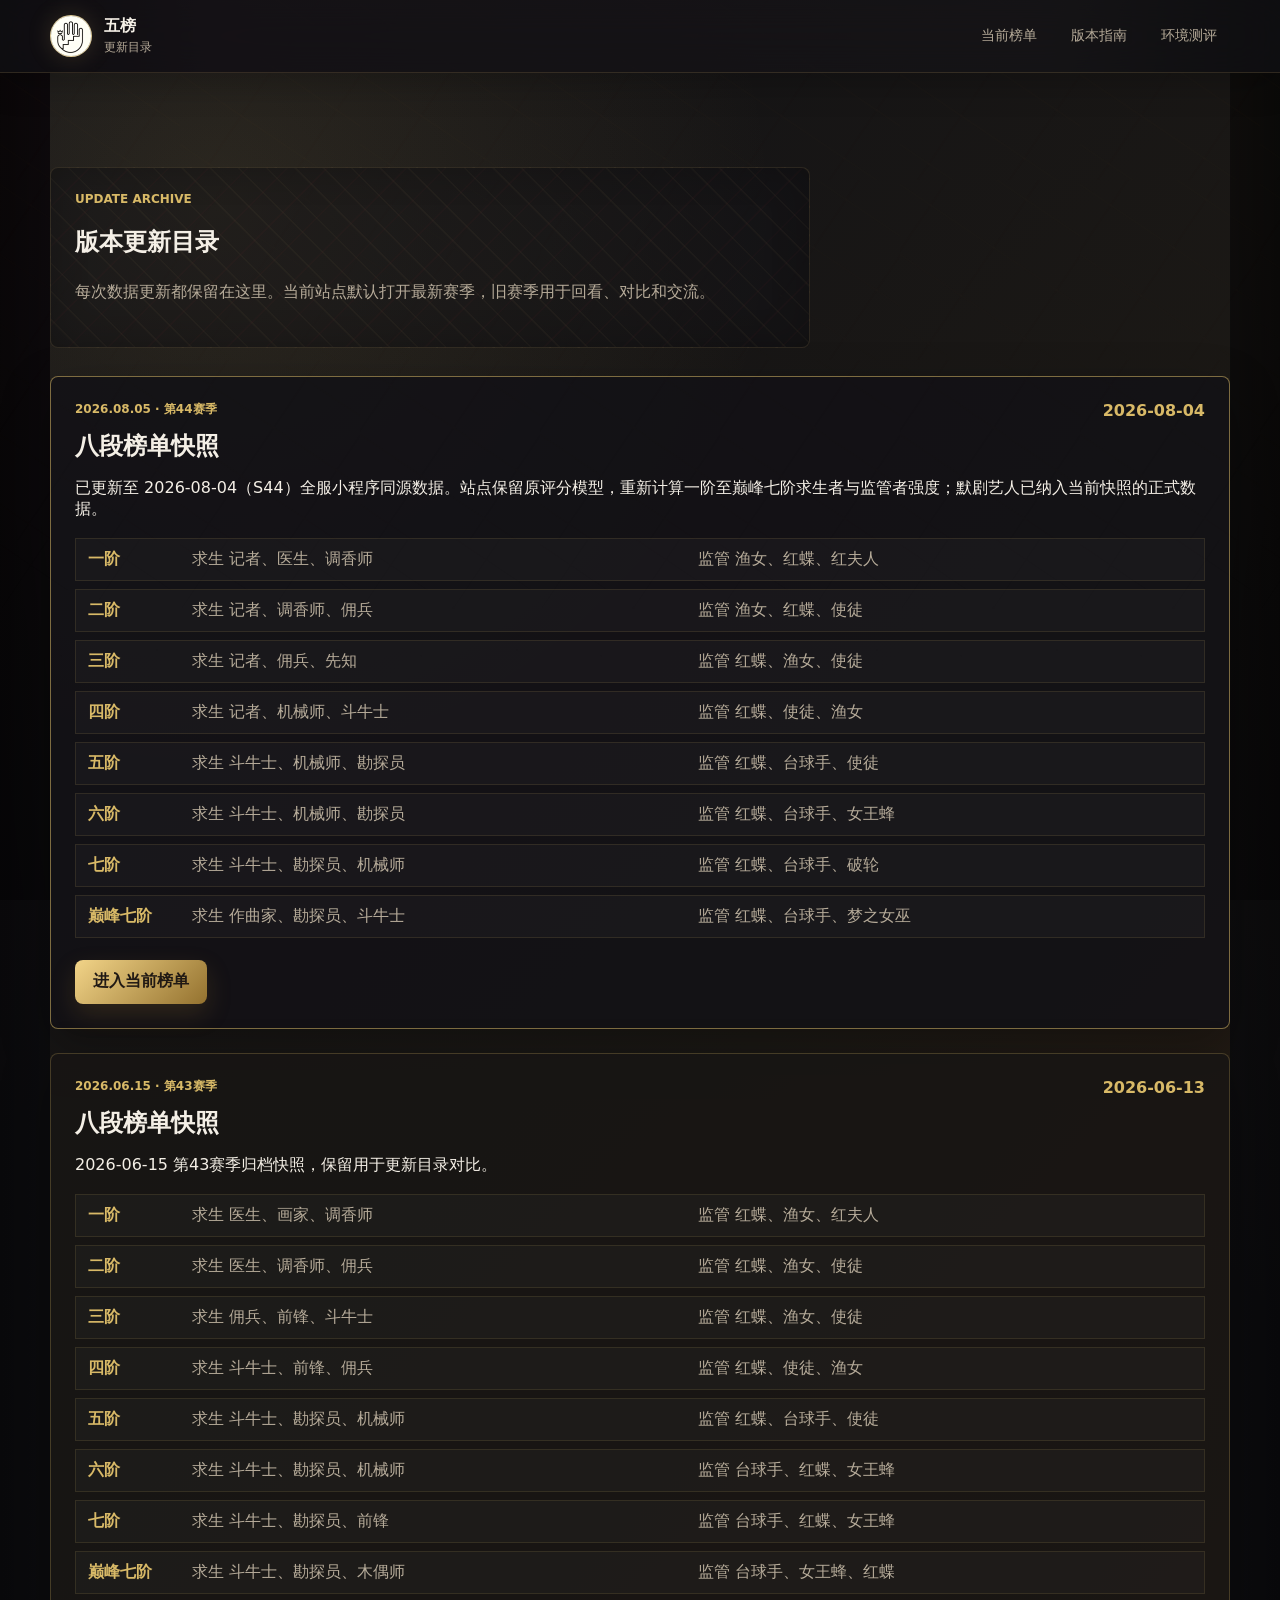
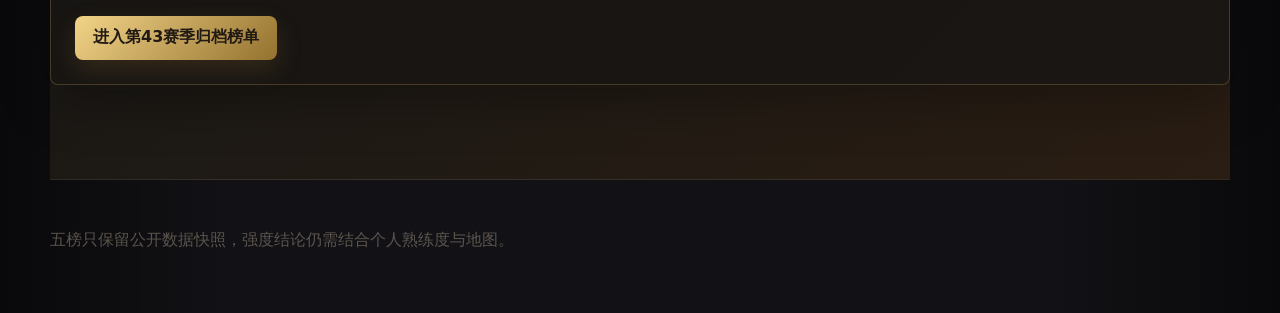
<file: updates.html>
<!doctype html>
<html lang="zh-CN">
  <head>
    <meta charset="utf-8" />
    <meta name="viewport" content="width=device-width, initial-scale=1" />
    <title>更新目录 | 五榜</title>
    <link rel="icon" href="assets/wubang-icon.jpg" />
    <link rel="stylesheet" href="styles.css" />
  </head>
  <body>
    <header class="site-header">
      <nav class="nav-shell" aria-label="更新目录导航">
        <a class="brand" href="updates.html" aria-label="五榜更新目录">
          <span class="brand-mark"><img src="assets/wubang-icon.jpg" alt="" /></span>
          <span><strong>五榜</strong><small>更新目录</small></span>
        </a>
        <div class="nav-links"><a href="index.html">当前榜单</a><a href="guide.html">版本指南</a><a href="assessment.html">环境测评</a></div>
      </nav>
    </header>
    <main>
      <section class="section update-hero">
        <div class="section-heading">
          <p class="eyebrow">Update archive</p>
          <h1>版本更新目录</h1>
          <p>每次数据更新都保留在这里。当前站点默认打开最新赛季，旧赛季用于回看、对比和交流。</p>
        </div>
        <div class="update-grid" id="updateGrid"></div>
      </section>
    </main>
    <footer class="footer"><p>五榜只保留公开数据快照，强度结论仍需结合个人熟练度与地图。</p></footer>
    <script src="data/characters-s43-20260615.js"></script>
    <script>window.IDV_ARCHIVE = window.IDV_DATA; delete window.IDV_DATA;</script>
    <script src="data/characters.js"></script>
    <script src="updates.js"></script>
  </body>
</html>
</file>
<file: styles.css>
:root {
  color-scheme: dark;
  --ink: #f4efe6;
  --muted: #b6ab99;
  --dim: #756b60;
  --paper: #121216;
  --panel: #1a191d;
  --panel-2: #222126;
  --line: rgba(214, 181, 109, 0.18);
  --gold: #d8b967;
  --dark-gold: #94722f;
  --hunter: #701a22;
  --survivor: #94722f;
  --red: #701a22;
  --green: #2d6f4f;
  --green-2: #65a878;
  --blue: #6d8494;
  --shadow: rgba(0, 0, 0, 0.46);
  --radius: 8px;
  --max: 1180px;
  font-family:
    "Microsoft YaHei", "PingFang SC", "Noto Sans SC", system-ui, sans-serif;
}

.assessment-page-body {
  background: #17130e;
}

.assessment-section,
.assessment-page {
  background: linear-gradient(135deg, #17130e 0%, #241b12 58%, #2d2114 100%);
  color: #f7ead2;
  border-top: 1px solid rgba(220, 177, 96, 0.32);
  border-bottom: 1px solid rgba(220, 177, 96, 0.32);
}

.assessment-form {
  display: grid;
  grid-template-columns: repeat(3, minmax(0, 1fr));
  gap: 16px;
}

.assessment-form fieldset {
  margin: 0;
  padding: 18px;
  border: 1px solid rgba(220, 177, 96, 0.26);
  background: rgba(18, 15, 12, 0.78);
  color: #f7ead2;
  border-radius: 6px;
  box-shadow: inset 0 1px 0 rgba(255, 244, 210, 0.06);
}

.assessment-form legend {
  padding: 0 6px;
  font-weight: 700;
  color: #f4c56d;
}

.assessment-form label {
  display: flex;
  gap: 10px;
  align-items: flex-start;
  padding: 9px 0;
  line-height: 1.5;
  cursor: pointer;
  color: rgba(255, 246, 228, 0.9);
}

.assessment-form input { margin-top: 4px; }
.assessment-form .primary-action { justify-self: start; border: 0; cursor: pointer; }

.assessment-result {
  display: none;
  margin-top: 20px;
  padding: 18px 20px;
  border-left: 4px solid #dcb160;
  background: rgba(12, 10, 8, 0.86);
  color: #f7ead2;
  box-shadow: 0 14px 34px rgba(0, 0, 0, 0.28);
}

.assessment-result.is-visible { display: block; }
.assessment-result strong { font-size: 1.15rem; }
.assessment-result p { margin: 8px 0; }
.assessment-result a, .text-link { color: #f4c56d; font-weight: 700; }

.update-hero {
  min-height: calc(100vh - 72px);
  background:
    radial-gradient(circle at 14% 8%, rgba(216, 185, 103, 0.12), transparent 30%),
    linear-gradient(135deg, #121216 0%, #1c1915 58%, #2a1d13 100%);
}

.update-grid {
  display: grid;
  gap: 24px;
}

.update-card {
  padding: 24px;
  border: 1px solid rgba(216, 185, 103, 0.24);
  border-radius: var(--radius);
  background: rgba(19, 18, 22, 0.88);
  box-shadow: 0 18px 50px rgba(0, 0, 0, 0.28);
}

.update-card.update-current {
  border-color: rgba(216, 185, 103, 0.54);
}

.update-card.update-archive {
  background: rgba(24, 21, 20, 0.82);
}

.update-card-head {
  display: flex;
  align-items: flex-start;
  justify-content: space-between;
  gap: 18px;
}

.update-card-head h2 {
  margin: 4px 0 0;
}

.update-date {
  color: var(--gold);
  font-weight: 700;
  white-space: nowrap;
}

.update-table {
  display: grid;
  gap: 8px;
  margin: 18px 0 22px;
}

.update-row {
  display: grid;
  grid-template-columns: 92px 1fr 1fr;
  gap: 12px;
  padding: 10px 12px;
  border: 1px solid rgba(216, 185, 103, 0.12);
  background: rgba(255, 255, 255, 0.025);
  color: var(--muted);
}

.update-row strong {
  color: var(--gold);
}

@media (max-width: 760px) {
  .update-row {
    grid-template-columns: 1fr;
    gap: 5px;
  }
}

@media (max-width: 860px) {
  .assessment-form { grid-template-columns: 1fr; }
}

* {
  box-sizing: border-box;
}

html {
  scroll-behavior: smooth;
}

body {
  margin: 0;
  min-width: 320px;
  background:
    linear-gradient(90deg, rgba(0, 0, 0, 0.5), transparent 18%, transparent 82%, rgba(0, 0, 0, 0.5)),
    linear-gradient(135deg, rgba(112, 26, 34, 0.11), transparent 36%),
    linear-gradient(225deg, rgba(148, 114, 47, 0.1), transparent 42%),
    var(--paper);
  color: var(--ink);
}

body::before {
  content: "";
  position: fixed;
  inset: 0;
  pointer-events: none;
  opacity: 0.09;
  background-image:
    repeating-linear-gradient(34deg, transparent 0 28px, rgba(214, 181, 109, 0.18) 29px 30px, transparent 31px 58px),
    repeating-linear-gradient(124deg, transparent 0 38px, rgba(112, 26, 34, 0.2) 39px 40px, transparent 41px 76px);
  background-size: 180px 180px;
  mask-image: linear-gradient(to bottom, black, transparent 85%);
}

body::after {
  content: "";
  position: fixed;
  inset: 0;
  pointer-events: none;
  background:
    linear-gradient(90deg, rgba(0, 0, 0, 0.62), transparent 14%, transparent 86%, rgba(0, 0, 0, 0.62)),
    linear-gradient(to bottom, transparent 58%, rgba(0, 0, 0, 0.28));
  opacity: 0.45;
  z-index: -1;
}

a {
  color: inherit;
  text-decoration: none;
}

code,
pre {
  font-family: "Cascadia Code", "SFMono-Regular", Consolas, monospace;
}

.site-header {
  position: sticky;
  top: 0;
  z-index: 20;
  border-bottom: 1px solid rgba(214, 181, 109, 0.16);
  background: rgba(18, 18, 22, 0.66);
  box-shadow: 0 12px 32px rgba(0, 0, 0, 0.22);
  backdrop-filter: blur(22px) saturate(125%);
}

.nav-shell {
  width: min(var(--max), calc(100% - 32px));
  min-height: 72px;
  margin: 0 auto;
  display: flex;
  align-items: center;
  justify-content: space-between;
  gap: 24px;
}

.brand {
  display: inline-flex;
  align-items: center;
  gap: 12px;
}

.brand-mark {
  display: grid;
  place-items: center;
  width: 42px;
  height: 42px;
  overflow: hidden;
  border: 1px solid rgba(216, 185, 103, 0.58);
  border-radius: 50%;
  background: #e8e5df;
  box-shadow:
    inset 0 0 0 2px rgba(18, 18, 22, 0.65),
    0 0 24px rgba(216, 185, 103, 0.18);
}

.brand-mark img {
  width: 100%;
  height: 100%;
  object-fit: cover;
  filter: contrast(1.08) sepia(0.1);
}

.brand strong,
.brand small {
  display: block;
}

.brand small {
  margin-top: 2px;
  color: var(--muted);
  font-size: 12px;
}

.nav-links {
  display: flex;
  align-items: center;
  gap: 8px;
  color: var(--muted);
  font-size: 14px;
}

.nav-links a {
  padding: 10px 12px;
  border-radius: var(--radius);
  border: 1px solid transparent;
  transition: border-color 160ms ease, color 160ms ease, background 160ms ease;
}

.nav-links a:hover {
  color: var(--ink);
  border-color: rgba(216, 185, 103, 0.55);
  background: rgba(148, 114, 47, 0.12);
  box-shadow: inset 0 0 16px rgba(216, 185, 103, 0.08);
}

.hero {
  position: relative;
  min-height: calc(100vh - 72px);
  display: grid;
  align-items: center;
  overflow: hidden;
  border-bottom: 1px solid var(--line);
}

.hero-backdrop {
  position: absolute;
  inset: 0;
  background:
    linear-gradient(90deg, rgba(18, 18, 22, 0.92), rgba(18, 18, 22, 0.56)),
    repeating-linear-gradient(90deg, transparent 0 46px, rgba(148, 114, 47, 0.08) 47px 48px),
    repeating-linear-gradient(135deg, transparent 0 28px, rgba(112, 26, 34, 0.1) 29px 30px),
    linear-gradient(145deg, #121216 0%, #1c1a1e 48%, #0f0f12 100%);
}

.hero-backdrop::after {
  content: "";
  position: absolute;
  right: 7vw;
  top: 14vh;
  width: min(38vw, 430px);
  aspect-ratio: 3 / 4;
  border: 1px solid rgba(214, 181, 109, 0.28);
  background:
    linear-gradient(160deg, rgba(148, 114, 47, 0.12), rgba(112, 26, 34, 0.16)),
    repeating-linear-gradient(0deg, transparent 0 18px, rgba(255, 255, 255, 0.045) 19px 20px);
  transform: rotate(3deg);
  box-shadow: 0 30px 90px var(--shadow);
}

.hero-content {
  position: relative;
  width: min(var(--max), calc(100% - 32px));
  margin: 0 auto;
  padding: 92px 0 110px;
}

.eyebrow {
  margin: 0 0 12px;
  color: var(--gold);
  font-size: 12px;
  font-weight: 700;
  letter-spacing: 0;
  text-transform: uppercase;
}

.hero h1 {
  margin: 0;
  font-size: clamp(72px, 13vw, 156px);
  line-height: 0.92;
  letter-spacing: 0;
  text-shadow:
    0 0 16px rgba(216, 185, 103, 0.26),
    0 18px 42px rgba(0, 0, 0, 0.62);
}

.hero-lead {
  width: min(640px, 100%);
  margin: 24px 0 0;
  color: #ded5c7;
  font-size: clamp(18px, 2vw, 24px);
  line-height: 1.65;
}

.hero-actions {
  display: flex;
  flex-wrap: wrap;
  gap: 12px;
  margin-top: 34px;
}

.primary-action,
.ghost-action,
.notice-band a {
  display: inline-flex;
  align-items: center;
  justify-content: center;
  min-height: 44px;
  padding: 0 18px;
  border-radius: var(--radius);
  font-weight: 700;
}

.primary-action {
  background: linear-gradient(135deg, #f2d488, var(--dark-gold));
  color: #201914;
  box-shadow: 0 10px 24px rgba(148, 114, 47, 0.22);
}

.ghost-action,
.notice-band a {
  border: 1px solid var(--line);
  color: var(--ink);
  background: rgba(255, 255, 255, 0.04);
}

.github-star {
  display: inline-flex;
  align-items: center;
  justify-content: center;
  min-height: 44px;
  padding: 0 18px;
  border-radius: var(--radius);
  font-weight: 700;
  background: #24292e;
  color: #fff;
  border: 1px solid rgba(255, 255, 255, 0.18);
  box-shadow: 0 10px 24px rgba(0, 0, 0, 0.28);
  transition: background 0.2s ease, transform 0.2s ease;
}

.github-star:hover {
  background: #2f363d;
  transform: translateY(-1px);
}

.hero-stats {
  display: grid;
  grid-template-columns: repeat(3, minmax(0, 150px));
  gap: 12px;
  margin: 54px 0 0;
}

.hero-stats div {
  padding: 16px;
  border: 1px solid var(--line);
  border-radius: var(--radius);
  background: rgba(20, 18, 17, 0.7);
}

.hero-stats dt {
  color: var(--gold);
  font-size: 30px;
  font-weight: 800;
}

.hero-stats dd {
  margin: 4px 0 0;
  color: var(--muted);
}

.notice-band {
  width: min(var(--max), calc(100% - 32px));
  margin: -38px auto 0;
  position: relative;
  z-index: 2;
  display: flex;
  align-items: center;
  justify-content: space-between;
  gap: 24px;
  padding: 20px;
  border: 1px solid rgba(214, 181, 109, 0.28);
  border-radius: var(--radius);
  background: rgba(26, 25, 29, 0.96);
  box-shadow: 0 24px 70px var(--shadow);
}

.notice-band p {
  margin: 6px 0 0;
  color: var(--muted);
  line-height: 1.7;
}

.section {
  width: min(var(--max), calc(100% - 32px));
  margin: 0 auto;
  padding: 94px 0;
}

.section-tight {
  padding-top: 58px;
}

.section-heading {
  max-width: 760px;
  margin-bottom: 28px;
  position: relative;
  padding: 24px;
  border: 1px solid rgba(214, 181, 109, 0.12);
  border-radius: var(--radius);
  background:
    repeating-linear-gradient(45deg, transparent 0 18px, rgba(214, 181, 109, 0.04) 19px 20px),
    repeating-linear-gradient(135deg, transparent 0 26px, rgba(112, 26, 34, 0.06) 27px 28px),
    rgba(18, 18, 22, 0.38);
  box-shadow: inset 0 0 36px rgba(0, 0, 0, 0.22);
}

.section-heading h2 {
  margin: 0;
  font-size: clamp(32px, 5vw, 54px);
  line-height: 1.08;
}

.section-heading p:not(.eyebrow) {
  color: var(--muted);
  line-height: 1.8;
}

.model-grid,
.insight-grid,
.definition-grid {
  display: grid;
  grid-template-columns: repeat(3, minmax(0, 1fr));
  gap: 16px;
}

.definition-grid {
  margin-top: 16px;
}

.video-notes {
  margin-top: 16px;
}

.model-card,
.insight-panel,
.character-card,
.summary-panel,
.schema-layout,
.data-notes,
.definition-card {
  border: 1px solid rgba(148, 114, 47, 0.42);
  border-radius: var(--radius);
  background:
    linear-gradient(180deg, rgba(255, 255, 255, 0.04), rgba(255, 255, 255, 0.012)),
    rgba(24, 23, 27, 0.88);
  box-shadow:
    0 18px 0 -15px rgba(216, 185, 103, 0.16),
    0 22px 52px rgba(0, 0, 0, 0.28);
}

.model-card,
.definition-card {
  padding: 20px;
}

.model-card h3,
.insight-panel h3,
.data-notes h3,
.definition-card h3 {
  margin: 0 0 10px;
  font-size: 20px;
}

.definition-card p,
.model-card p {
  color: var(--muted);
  line-height: 1.8;
}

.weight-row {
  display: grid;
  grid-template-columns: 92px 1fr 44px;
  gap: 10px;
  align-items: center;
  margin-top: 12px;
  color: var(--muted);
  font-size: 13px;
}

.weight-track {
  height: 10px;
  overflow: hidden;
  border-radius: 999px;
  background: rgba(255, 255, 255, 0.075);
  box-shadow: inset 0 0 0 1px rgba(216, 185, 103, 0.08);
}

.weight-fill {
  display: block;
  height: 100%;
  border-radius: inherit;
  background: linear-gradient(90deg, var(--dark-gold), #d8b967, var(--hunter));
}

.weight-win { background: linear-gradient(90deg, #3f8a5d, #85c98e); }
.weight-draw { background: linear-gradient(90deg, #9b7a2f, #e2c66d); }
.weight-pick { background: linear-gradient(90deg, #4f6f8f, #8fb3d1); }
.weight-ban { background: linear-gradient(90deg, #7b1f2a, #d95a63); }
.weight-cognition { background: linear-gradient(90deg, #8a6d2f, #f0c86a); }
.weight-elite { background: linear-gradient(90deg, #6d4d93, #b18be3); }
.weight-reliability { background: linear-gradient(90deg, #5f6c72, #a7b0b5); }
.weight-version { background: linear-gradient(90deg, #a35e20, #f1a64f); }
}

.toolbar {
  position: sticky;
  top: 73px;
  z-index: 10;
  display: flex;
  flex-wrap: wrap;
  gap: 12px;
  align-items: center;
  padding: 14px;
  margin-bottom: 16px;
  border: 1px solid rgba(214, 181, 109, 0.22);
  border-radius: var(--radius);
  background: rgba(18, 18, 22, 0.72);
  box-shadow: 0 16px 44px rgba(0, 0, 0, 0.24);
  backdrop-filter: blur(20px) saturate(120%);
}

fieldset {
  margin: 0;
  padding: 0;
  border: 0;
}

legend {
  position: absolute;
  width: 1px;
  height: 1px;
  overflow: hidden;
  clip: rect(0 0 0 0);
}

.segmented-control {
  display: inline-grid;
  grid-auto-flow: column;
  gap: 4px;
  padding: 4px;
  border: 1px solid var(--line);
  border-radius: var(--radius);
  background: rgba(255, 255, 255, 0.04);
}

.part-control {
  grid-auto-flow: row;
  grid-template-columns: repeat(4, minmax(0, 1fr));
}

.segmented-control label {
  display: inline-flex;
  min-height: 36px;
  align-items: center;
  justify-content: center;
  padding: 0 12px;
  border-radius: 6px;
  color: var(--muted);
  cursor: pointer;
  white-space: nowrap;
  border: 1px solid transparent;
}

.segmented-control input {
  position: absolute;
  opacity: 0;
  pointer-events: none;
}

.segmented-control label:has(input:checked) {
  color: #211914;
  background: linear-gradient(135deg, #e1c06d, var(--dark-gold));
  box-shadow: inset 0 1px 0 rgba(255, 255, 255, 0.28);
}

.segmented-control label:hover {
  border-color: rgba(216, 185, 103, 0.58);
  color: var(--ink);
}

.select-label {
  display: inline-flex;
  align-items: center;
  gap: 8px;
  color: var(--muted);
}

select {
  min-height: 42px;
  padding: 0 34px 0 12px;
  border: 1px solid var(--line);
  border-radius: var(--radius);
  color: var(--ink);
  background: var(--panel-2);
}

.rank-summary {
  display: grid;
  grid-template-columns: repeat(3, minmax(0, 1fr));
  gap: 16px;
  margin-bottom: 16px;
}

.summary-panel {
  padding: 18px;
}

.summary-panel strong {
  display: block;
  margin-bottom: 8px;
  color: var(--gold);
}

.summary-panel p {
  margin: 0;
  color: var(--muted);
  line-height: 1.75;
}

.rank-list {
  display: grid;
  grid-template-columns: repeat(auto-fill, minmax(132px, 1fr));
  gap: 12px;
}

.rank-hint {
  margin: -8px 0 16px;
  color: rgba(232, 215, 179, 0.76);
  font-size: 14px;
}

.character-tile {
  position: relative;
  min-height: 198px;
  padding: 10px;
  overflow: hidden;
  border: 1px solid rgba(148, 114, 47, 0.34);
  border-radius: var(--radius);
  color: var(--ink);
  background:
    linear-gradient(180deg, rgba(255, 255, 255, 0.04), rgba(255, 255, 255, 0.01)),
    rgba(24, 23, 27, 0.88);
  box-shadow: 0 12px 30px rgba(0, 0, 0, 0.24);
  cursor: pointer;
  text-align: left;
  transition: transform 160ms ease, border-color 160ms ease, box-shadow 160ms ease;
}

.character-tile::before {
  content: "";
  position: absolute;
  inset: 0;
  background: linear-gradient(180deg, transparent 35%, rgba(0, 0, 0, 0.82));
  z-index: 1;
}

.character-tile.hunter {
  box-shadow: inset 0 0 0 1px rgba(112, 26, 34, 0.22), 0 12px 30px rgba(0, 0, 0, 0.24);
}

.character-tile.survivor {
  box-shadow: inset 0 0 0 1px rgba(148, 114, 47, 0.22), 0 12px 30px rgba(0, 0, 0, 0.24);
}

.character-tile:hover,
.character-tile.active {
  transform: translateY(-2px);
  border-color: rgba(216, 185, 103, 0.78);
  box-shadow: 0 18px 42px rgba(0, 0, 0, 0.36), 0 0 0 1px rgba(216, 185, 103, 0.24);
}

.character-tile img {
  position: absolute;
  inset: 10px 12px auto;
  width: calc(100% - 24px);
  height: 104px;
  object-fit: contain;
  opacity: 0.86;
  filter: saturate(0.9) contrast(1.08);
}

.tile-rank,
.tile-name,
.tile-meta,
.tile-score,
.tile-stats {
  position: relative;
  z-index: 2;
  display: block;
}

.tile-rank {
  width: 34px;
  height: 28px;
  display: grid;
  place-items: center;
  border: 1px solid rgba(216, 185, 103, 0.55);
  border-radius: 6px;
  color: #f8e5a5;
  background: linear-gradient(145deg, #2d2518, #94722f 58%, #1b1713);
  font-weight: 900;
  text-shadow: 0 1px 0 rgba(0, 0, 0, 0.72);
}

.tile-name {
  margin-top: 96px;
  font-size: 18px;
  font-weight: 800;
  text-shadow: 0 2px 10px rgba(0, 0, 0, 0.85);
}

.tile-meta {
  margin-top: 4px;
  min-height: 34px;
  color: rgba(244, 239, 230, 0.76);
  font-size: 12px;
  line-height: 1.35;
}

.tile-score {
  margin-top: 6px;
  color: var(--gold);
  font-size: 22px;
  font-weight: 900;
}

.tile-stats {
  color: rgba(232, 215, 179, 0.82);
  font-size: 12px;
}

.character-card {
  display: grid;
  grid-template-columns: 76px 1.1fr 1.4fr;
  gap: 18px;
  align-items: stretch;
  padding: 16px;
  position: relative;
  overflow: hidden;
}

.detail-shell {
  margin-top: 18px;
}

.character-page {
  padding-top: 72px;
}

.character-page .section-heading h1 {
  margin: 0;
  font-size: clamp(42px, 8vw, 84px);
  line-height: 1;
  text-shadow: 0 0 16px rgba(216, 185, 103, 0.22);
}

.detail-card {
  border: 1px solid rgba(148, 114, 47, 0.5);
  border-radius: var(--radius);
  background:
    linear-gradient(135deg, rgba(148, 114, 47, 0.08), transparent 38%),
    linear-gradient(180deg, rgba(255, 255, 255, 0.045), rgba(255, 255, 255, 0.014)),
    rgba(24, 23, 27, 0.94);
  box-shadow: 0 24px 70px rgba(0, 0, 0, 0.32);
  padding: 20px;
}

.detail-card.hunter {
  border-color: rgba(112, 26, 34, 0.72);
}

.detail-hero {
  display: grid;
  grid-template-columns: 132px 1fr;
  gap: 18px;
  align-items: center;
  margin-bottom: 18px;
}

.detail-hero img {
  width: 132px;
  height: 132px;
  border: 1px solid rgba(216, 185, 103, 0.44);
  border-radius: var(--radius);
  object-fit: cover;
  box-shadow: 0 16px 34px rgba(0, 0, 0, 0.34);
}

.detail-hero h3 {
  display: flex;
  align-items: center;
  gap: 10px;
  flex-wrap: wrap;
  margin: 0;
  font-size: clamp(30px, 5vw, 54px);
}

.detail-grid {
  display: grid;
  grid-template-columns: repeat(2, minmax(0, 1fr));
  gap: 12px;
}

.detail-grid section {
  padding: 16px;
  border: 1px solid rgba(216, 185, 103, 0.18);
  border-radius: var(--radius);
  background: rgba(255, 255, 255, 0.025);
}

.detail-grid h4 {
  margin: 0 0 8px;
  color: var(--gold);
  font-size: 15px;
}

.detail-grid p {
  margin: 0;
  color: var(--muted);
  line-height: 1.8;
}

.detail-meters {
  margin-top: 16px;
}

.detail-nav {
  display: grid;
  grid-template-columns: repeat(3, minmax(0, 1fr));
  gap: 12px;
  margin-top: 16px;
}

.detail-nav a,
.detail-nav-disabled {
  display: flex;
  min-height: 48px;
  align-items: center;
  justify-content: center;
  padding: 12px;
  border: 1px solid rgba(148, 114, 47, 0.42);
  border-radius: var(--radius);
  color: var(--gold);
  background: rgba(255, 255, 255, 0.035);
  text-align: center;
}

.detail-nav-disabled {
  color: var(--dim);
}

.environment-overview {
  display: grid;
  grid-template-columns: repeat(3, minmax(0, 1fr));
  gap: 16px;
  margin-bottom: 16px;
}

.environment-card {
  padding: 18px;
  border: 1px solid rgba(148, 114, 47, 0.42);
  border-radius: var(--radius);
  background:
    linear-gradient(180deg, rgba(255, 255, 255, 0.045), rgba(255, 255, 255, 0.014)),
    rgba(24, 23, 27, 0.88);
}

.environment-card strong {
  display: block;
  margin-bottom: 8px;
  color: var(--gold);
  font-size: 18px;
}

.environment-card p {
  margin: 0;
  color: var(--muted);
  line-height: 1.75;
}

.wide-panel {
  grid-column: span 3;
}

.character-card::before {
  content: "";
  position: absolute;
  inset: 0 auto 0 0;
  width: 4px;
  background: var(--dark-gold);
  opacity: 0.9;
}

.character-card.hunter::before {
  background: var(--hunter);
}

.character-card.survivor::before {
  background: var(--survivor);
}

.rank-badge {
  display: grid;
  place-items: center;
  min-height: 76px;
  border: 1px solid rgba(216, 185, 103, 0.5);
  border-radius: var(--radius);
  background:
    linear-gradient(145deg, #2d2518, #94722f 58%, #1b1713),
    var(--dark-gold);
  color: #f8e5a5;
  font-size: 28px;
  font-weight: 900;
  text-shadow: 0 1px 0 #3b2b12, 0 0 12px rgba(255, 226, 148, 0.36);
  box-shadow:
    inset 0 1px 0 rgba(255, 255, 255, 0.18),
    inset 0 -18px 26px rgba(0, 0, 0, 0.24),
    0 12px 26px rgba(0, 0, 0, 0.26);
}

.character-main h3 {
  margin: 0;
  font-size: 24px;
  display: flex;
  align-items: center;
  gap: 10px;
  flex-wrap: wrap;
}

.character-main p {
  margin: 8px 0 0;
  color: var(--muted);
  line-height: 1.65;
}

.character-main p strong {
  color: #e5d0a0;
}

.character-main .role-line {
  color: rgba(232, 215, 179, 0.9);
  font-size: 14px;
}

.tags {
  display: flex;
  flex-wrap: wrap;
  gap: 6px;
  margin-top: 12px;
}

.cognition-line {
  margin-top: 12px;
  color: var(--muted);
  font-size: 12px;
  line-height: 1.65;
}

.cognition-line strong {
  color: #e5d7bf;
  font-weight: 700;
}

.tag {
  padding: 5px 8px;
  border: 1px solid var(--line);
  border-radius: 999px;
  color: rgba(244, 239, 230, 0.78);
  font-size: 12px;
  background: rgba(255, 255, 255, 0.025);
}

.tier-mark {
  display: inline-flex;
  align-items: center;
  justify-content: center;
  width: 32px;
  height: 32px;
  border: 1px solid rgba(216, 185, 103, 0.62);
  border-radius: 50%;
  color: #f6d98b;
  background:
    linear-gradient(145deg, rgba(255, 255, 255, 0.16), transparent 34%),
    linear-gradient(160deg, #3a3020, #94722f 55%, #1a1510);
  box-shadow:
    inset 0 1px 0 rgba(255, 255, 255, 0.22),
    inset 0 -8px 12px rgba(0, 0, 0, 0.28),
    0 7px 18px rgba(0, 0, 0, 0.24);
  font-size: 12px;
  font-weight: 800;
  text-shadow: 0 1px 0 rgba(0, 0, 0, 0.6);
}

.meter-grid {
  display: grid;
  grid-template-columns: repeat(2, minmax(0, 1fr));
  gap: 10px 14px;
}

.metric {
  min-width: 0;
}

.metric-label {
  display: flex;
  justify-content: space-between;
  gap: 10px;
  color: rgba(182, 171, 153, 0.82);
  font-size: 12px;
}

.metric-label strong {
  color: #ebdfc7;
  font-size: 14px;
}

.metric-bar {
  height: 8px;
  margin-top: 6px;
  border-radius: 999px;
  background: rgba(255, 255, 255, 0.07);
  position: relative;
}

.metric-bar span {
  display: block;
  height: 100%;
  border-radius: inherit;
  background: linear-gradient(90deg, #3e4f5d, var(--blue));
  position: relative;
}

.metric-bar span::after {
  content: "";
  position: absolute;
  right: -3px;
  top: 50%;
  width: 7px;
  height: 7px;
  border-radius: 50%;
  background: linear-gradient(145deg, #ead28d, #94722f);
  box-shadow: 0 0 8px rgba(216, 185, 103, 0.42);
  transform: translateY(-50%);
}

.metric-bar.good span {
  background: linear-gradient(90deg, #173d31, var(--green), var(--green-2));
}

.metric-bar.warn span {
  background: linear-gradient(90deg, #8b7032, #e0c271);
}

.metric-bar.pick span {
  background: linear-gradient(90deg, #334450, #6d8494);
}

.metric-bar.risk span {
  background: linear-gradient(90deg, #361116, var(--hunter), #9a2934);
}

.score-line {
  display: flex;
  align-items: baseline;
  gap: 8px;
  margin-top: 12px;
}

.score-line strong {
  color: var(--gold);
  font-size: 34px;
  line-height: 1;
  text-shadow: 0 0 14px rgba(216, 185, 103, 0.26);
}

.score-line span {
  color: var(--muted);
}

.insight-panel {
  padding: 22px;
}

.insight-panel p {
  margin: 0;
  color: var(--muted);
  line-height: 1.85;
}

.section-sources {
  padding-top: 30px;
}

.source-list {
  display: grid;
  grid-template-columns: repeat(2, minmax(0, 1fr));
  gap: 12px;
}

.source-list a {
  display: flex;
  min-height: 70px;
  align-items: center;
  padding: 18px;
  border: 1px solid var(--line);
  border-radius: var(--radius);
  color: var(--gold);
  background: rgba(255, 255, 255, 0.035);
}

.signal-list {
  margin: 14px 0 0;
  padding-left: 18px;
  color: var(--muted);
  line-height: 1.75;
}

.schema-layout {
  display: grid;
  grid-template-columns: 1fr 0.9fr;
  gap: 18px;
  padding: 18px;
  background: rgba(255, 255, 255, 0.03);
}

pre {
  margin: 0;
  overflow: auto;
  padding: 18px;
  border-radius: var(--radius);
  color: #e8dcc8;
  background: #11100f;
  line-height: 1.6;
}

.data-notes {
  padding: 20px;
}

.data-notes ul {
  margin: 12px 0 0;
  padding-left: 20px;
  color: var(--muted);
  line-height: 1.8;
}

.footer {
  width: min(var(--max), calc(100% - 32px));
  margin: 0 auto;
  padding: 34px 0 46px;
  color: rgba(117, 107, 96, 0.74);
  border-top: 1px solid var(--line);
}

@media (max-width: 900px) {
  .nav-shell {
    align-items: flex-start;
    flex-direction: column;
    padding: 14px 0;
  }

  .nav-links {
    width: 100%;
    overflow-x: auto;
    padding-bottom: 2px;
  }

  .hero {
    min-height: auto;
  }

  .hero-content {
    padding-top: 72px;
  }

  .hero-backdrop::after {
    opacity: 0.35;
    right: -18vw;
  }

  .notice-band,
  .rank-summary,
  .environment-overview,
  .schema-layout,
  .character-card {
    grid-template-columns: 1fr;
  }

  .notice-band {
    display: grid;
  }

  .model-grid,
  .insight-grid,
  .definition-grid,
  .source-list {
    grid-template-columns: 1fr;
  }

  .part-control {
    grid-template-columns: repeat(2, minmax(0, 1fr));
  }

  .toolbar {
    top: 110px;
  }

  .detail-grid,
  .detail-hero,
  .detail-nav {
    grid-template-columns: 1fr;
  }

  .wide-panel {
    grid-column: span 1;
  }
}

@media (max-width: 560px) {
  .hero-stats,
  .meter-grid {
    grid-template-columns: 1fr;
  }

  .segmented-control {
    width: 100%;
    grid-auto-flow: row;
  }

  .segmented-control label {
    justify-content: flex-start;
  }

  .toolbar {
    position: static;
  }

  .character-card {
    padding: 12px;
  }

  .rank-list {
    grid-template-columns: repeat(2, minmax(0, 1fr));
  }

  .character-tile {
    min-height: 176px;
  }

  .tile-name {
    margin-top: 82px;
    font-size: 16px;
  }

  .character-tile img {
    height: 88px;
  }

  .detail-card {
    padding: 14px;
  }
}
</file>
